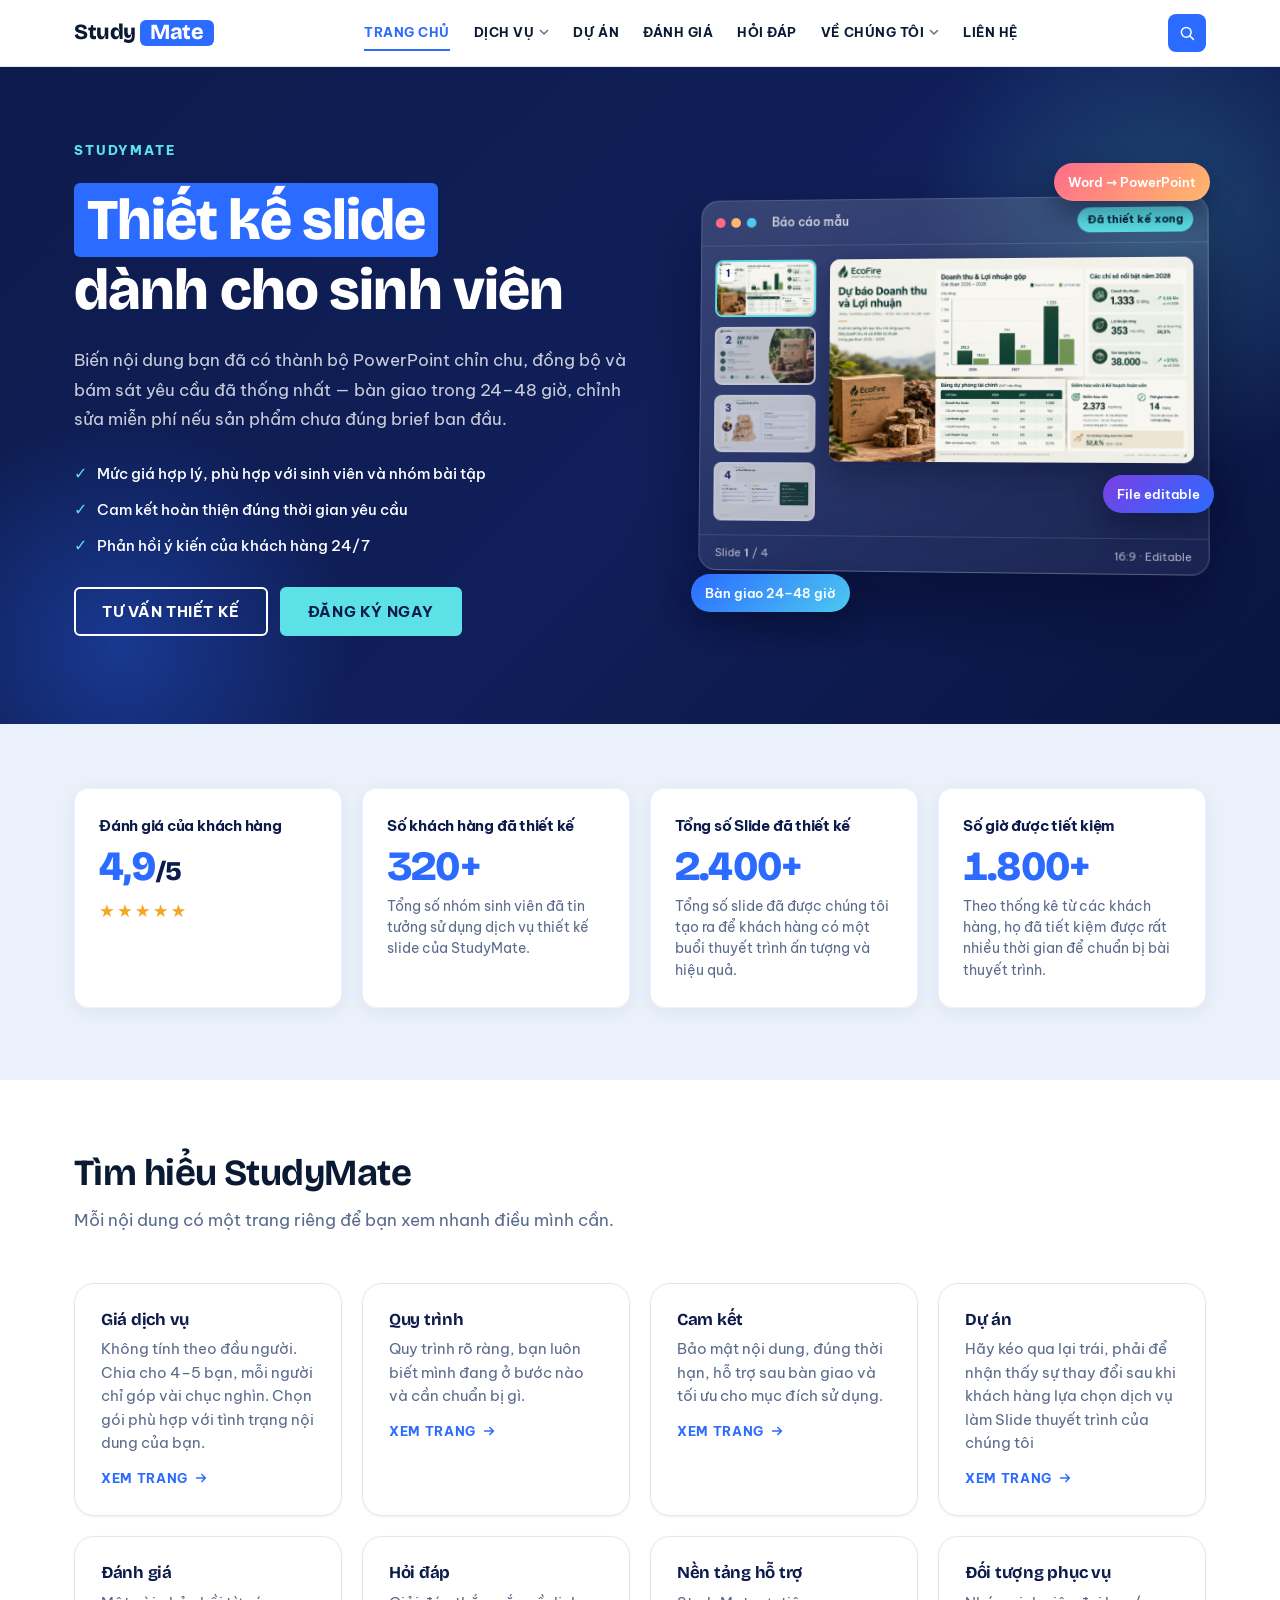
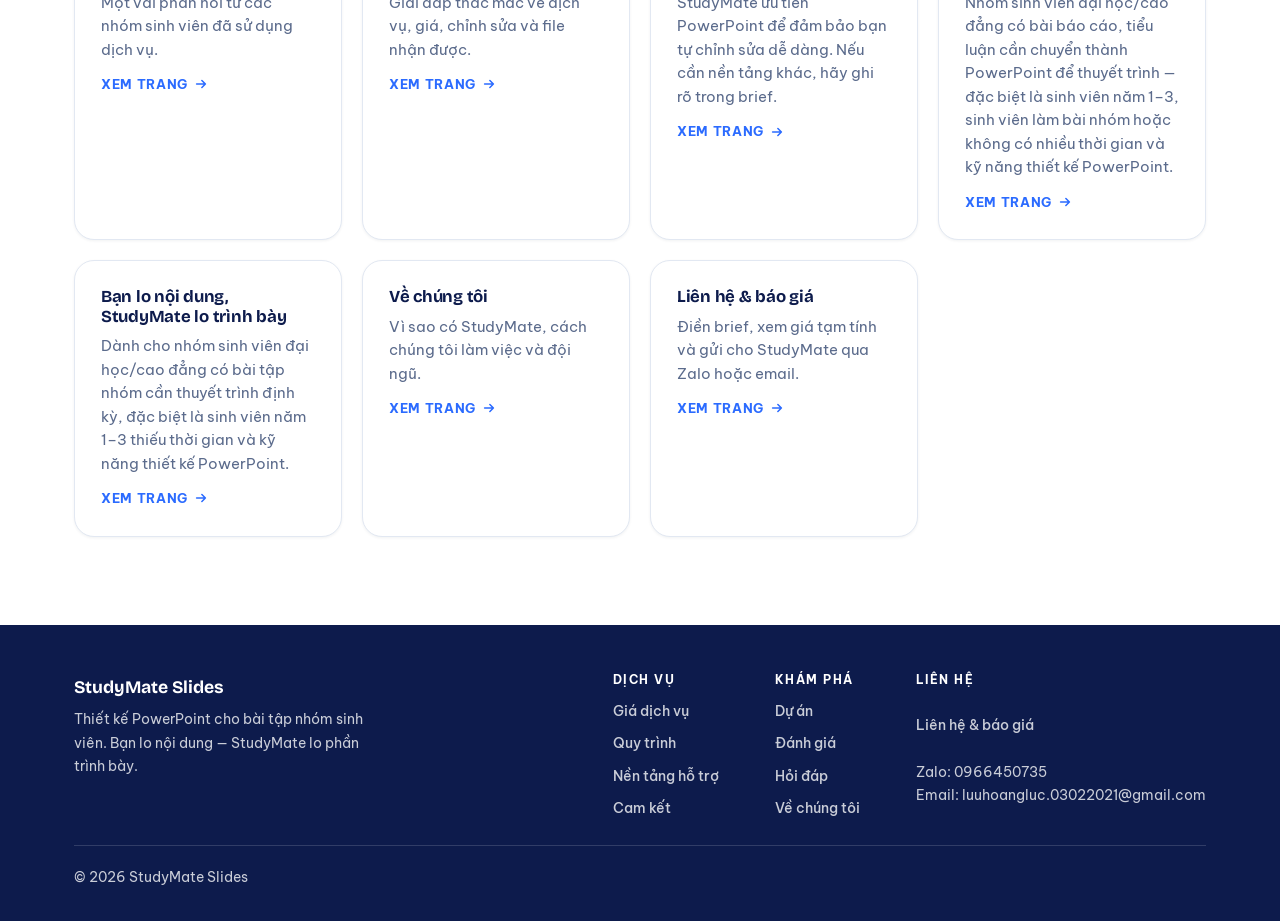
<file: index.html>
<!DOCTYPE html>
<html lang="vi">
<head>
  <meta charset="utf-8">
  <meta name="viewport" content="width=device-width, initial-scale=1">
  <title>StudyMate Slides — Thiết kế slide dành cho sinh viên</title>
  <meta name="description" content="StudyMate Slides — Biến nội dung bạn đã có thành bộ PowerPoint chỉn chu, đồng bộ và bám sát yêu cầu đã thống nhất. Bàn giao trong 24–48 giờ, chỉnh sửa miễn phí nếu sản phẩm chưa đúng brief ban đầu.">
  <link rel="preconnect" href="https://fonts.googleapis.com">
  <link rel="preconnect" href="https://fonts.gstatic.com" crossorigin>
  <link rel="stylesheet" href="https://fonts.googleapis.com/css2?family=Be+Vietnam+Pro:wght@400;500;600;700;800&family=Bricolage+Grotesque:wght@600;700;800&display=swap">
  <link rel="stylesheet" href="css/site.css">
  <link rel="icon" href="data:image/svg+xml,%3Csvg xmlns=%27http://www.w3.org/2000/svg%27 viewBox=%270 0 24 24%27%3E%3Crect width=%2724%27 height=%2724%27 rx=%275%27 fill=%27%232B6BFF%27/%3E%3Cpath d=%27M7 8h10M7 12h10M7 16h6%27 stroke=%27white%27 stroke-width=%272%27 stroke-linecap=%27round%27/%3E%3C/svg%3E">
</head>
<body data-root="" data-page="home">

  <!-- Header: render bởi js/main.js (menu cấu hình trong js/config.js) -->
  <div id="site-header"></div>

  <main>
    <div class="hero-wrap">
    <div class="wrap hero">
    <div class="hero-grid">
    <div class="hero-copy">
    <span class="eyebrow">STUDYMATE</span>
    <h1><span class="hl">Thiết kế slide</span><br/>dành cho sinh viên</h1>
    <p class="lead">Biến nội dung bạn đã có thành bộ PowerPoint chỉn chu, đồng bộ và bám sát yêu cầu đã thống nhất — bàn giao trong 24–48 giờ, chỉnh sửa miễn phí nếu sản phẩm chưa đúng brief ban đầu.</p>
    <ul class="facts">
    <li>Mức giá hợp lý, phù hợp với sinh viên và nhóm bài tập</li>
    <li>Cam kết hoàn thiện đúng thời gian yêu cầu</li>
    <li>Phản hồi ý kiến của khách hàng 24/7</li>
    </ul>
    <div class="cta-row">
    <a class="btn ghost-light lg" href="gia/index.html">Tư vấn thiết kế</a>
    <a class="btn cyan lg" href="lien-he/index.html">Đăng ký ngay</a>
    </div>
    </div>
    <div aria-hidden="true" class="hero-visual">
   <div class="pw-stage">
  <div class="pw-window">
    <div class="pw-bar">
      <i></i><i></i><i></i>
      <span class="pw-file">Báo cáo mẫu</span>
      <span class="pw-badge">Đã thiết kế xong</span>
    </div>

    <div class="pw-body">
      <div class="pw-thumbs">
        <div class="pw-thumb is-active"><span>1</span><img src="imgdu-an/anhppt1.png" alt=""></div>
        <div class="pw-thumb"><span>2</span><img src="imgdu-an/anhppt2.png" alt=""></div>
        <div class="pw-thumb"><span>3</span><img src="imgdu-an/anhpp3.png" alt=""></div>
        <div class="pw-thumb"><span>4</span><img src="imgdu-an/anhppt4.png" alt=""></div>
      </div>

      <div class="pw-main">
        <img class="pw-slide is-active" src="imgdu-an/anhppt1.png" alt="">
        <img class="pw-slide" src="imgdu-an/anhppt2.png" alt="">
        <img class="pw-slide" src="imgdu-an/anhpp3.png" alt="">
        <img class="pw-slide" src="imgdu-an/anhppt4.png" alt="">
      </div>
    </div>

    <div class="pw-status">
      <span>Slide <b class="pw-num">1</b> / 4</span>
      <span>16:9 · Editable</span>
    </div>
  </div>

  <div class="pw-chip pw-chip-1">Word → PowerPoint</div>
  <div class="pw-chip pw-chip-2">Bàn giao 24–48 giờ</div>
  <div class="pw-chip pw-chip-3">File editable</div>
</div>
    </div>
    </div>
    </div>
    </div>

    <div class="stats-wrap">
    <div class="wrap">
    <div class="stats">
    <div class="stat">
    <h3>Đánh giá của khách hàng</h3>
    <span class="num">4,9<span>/5</span></span>
    <span class="stars">★★★★★</span>
    </div>
    <div class="stat">
    <h3>Số khách hàng đã thiết kế</h3>
    <span class="num" data-count="320" data-suffix="+">0</span>
    <p>Tổng số nhóm sinh viên đã tin tưởng sử dụng dịch vụ thiết kế slide của StudyMate.</p>
    </div>
    <div class="stat">
    <h3>Tổng số Slide đã thiết kế</h3>
    <span class="num" data-count="2400" data-suffix="+">0</span>
    <p>Tổng số slide đã được chúng tôi tạo ra để khách hàng có một buổi thuyết trình ấn tượng và hiệu quả.</p>
    </div>
    <div class="stat">
    <h3>Số giờ được tiết kiệm</h3>
    <span class="num" data-count="1800" data-suffix="+">0</span>
    <p>Theo thống kê từ các khách hàng, họ đã tiết kiệm được rất nhiều thời gian để chuẩn bị bài thuyết trình.</p>
    </div>
    </div>
    </div>
    </div>

    <section class="explore-wrap">
      <div class="wrap">
        <div class="sec-head">
          <h2>Tìm hiểu StudyMate</h2>
          <p>Mỗi nội dung có một trang riêng để bạn xem nhanh điều mình cần.</p>
        </div>
        <div class="explore">
          <a class="ex-card" href="gia/index.html">
            <h3>Giá dịch vụ</h3>
            <p>Không tính theo đầu người. Chia cho 4–5 bạn, mỗi người chỉ góp vài chục nghìn. Chọn gói phù hợp với tình trạng nội dung của bạn.</p>
            <span class="go">Xem trang <svg viewBox="0 0 16 16" aria-hidden="true"><path d="M3 8h10M9 4l4 4-4 4" fill="none" stroke="currentColor" stroke-width="1.8" stroke-linecap="round" stroke-linejoin="round"/></svg></span>
          </a>
          <a class="ex-card" href="quy-trinh/index.html">
            <h3>Quy trình</h3>
            <p>Quy trình rõ ràng, bạn luôn biết mình đang ở bước nào và cần chuẩn bị gì.</p>
            <span class="go">Xem trang <svg viewBox="0 0 16 16" aria-hidden="true"><path d="M3 8h10M9 4l4 4-4 4" fill="none" stroke="currentColor" stroke-width="1.8" stroke-linecap="round" stroke-linejoin="round"/></svg></span>
          </a>
          <a class="ex-card" href="cam-ket/index.html">
            <h3>Cam kết</h3>
            <p>Bảo mật nội dung, đúng thời hạn, hỗ trợ sau bàn giao và tối ưu cho mục đích sử dụng.</p>
            <span class="go">Xem trang <svg viewBox="0 0 16 16" aria-hidden="true"><path d="M3 8h10M9 4l4 4-4 4" fill="none" stroke="currentColor" stroke-width="1.8" stroke-linecap="round" stroke-linejoin="round"/></svg></span>
          </a>
          <a class="ex-card" href="du-an/index.html">
            <h3>Dự án</h3>
            <p>Hãy kéo qua lại trái, phải để nhận thấy sự thay đổi sau khi khách hàng lựa chọn dịch vụ làm Slide thuyết trình của chúng tôi</p>
            <span class="go">Xem trang <svg viewBox="0 0 16 16" aria-hidden="true"><path d="M3 8h10M9 4l4 4-4 4" fill="none" stroke="currentColor" stroke-width="1.8" stroke-linecap="round" stroke-linejoin="round"/></svg></span>
          </a>
          <a class="ex-card" href="danh-gia/index.html">
            <h3>Đánh giá</h3>
            <p>Một vài phản hồi từ các nhóm sinh viên đã sử dụng dịch vụ.</p>
            <span class="go">Xem trang <svg viewBox="0 0 16 16" aria-hidden="true"><path d="M3 8h10M9 4l4 4-4 4" fill="none" stroke="currentColor" stroke-width="1.8" stroke-linecap="round" stroke-linejoin="round"/></svg></span>
          </a>
          <a class="ex-card" href="faq/index.html">
            <h3>Hỏi đáp</h3>
            <p>Giải đáp thắc mắc về dịch vụ, giá, chỉnh sửa và file nhận được.</p>
            <span class="go">Xem trang <svg viewBox="0 0 16 16" aria-hidden="true"><path d="M3 8h10M9 4l4 4-4 4" fill="none" stroke="currentColor" stroke-width="1.8" stroke-linecap="round" stroke-linejoin="round"/></svg></span>
          </a>
          <a class="ex-card" href="nen-tang/index.html">
            <h3>Nền tảng hỗ trợ</h3>
            <p>StudyMate ưu tiên PowerPoint để đảm bảo bạn tự chỉnh sửa dễ dàng. Nếu cần nền tảng khác, hãy ghi rõ trong brief.</p>
            <span class="go">Xem trang <svg viewBox="0 0 16 16" aria-hidden="true"><path d="M3 8h10M9 4l4 4-4 4" fill="none" stroke="currentColor" stroke-width="1.8" stroke-linecap="round" stroke-linejoin="round"/></svg></span>
          </a>
          <a class="ex-card" href="doi-tuong/index.html">
            <h3>Đối tượng phục vụ</h3>
            <p>Nhóm sinh viên đại học/cao đẳng có bài báo cáo, tiểu luận cần chuyển thành PowerPoint để thuyết trình — đặc biệt là sinh viên năm 1–3, sinh viên làm bài nhóm hoặc không có nhiều thời gian và kỹ năng thiết kế PowerPoint.</p>
            <span class="go">Xem trang <svg viewBox="0 0 16 16" aria-hidden="true"><path d="M3 8h10M9 4l4 4-4 4" fill="none" stroke="currentColor" stroke-width="1.8" stroke-linecap="round" stroke-linejoin="round"/></svg></span>
          </a>
          <a class="ex-card" href="van-de/index.html">
            <h3>Bạn lo nội dung, StudyMate lo trình bày</h3>
            <p>Dành cho nhóm sinh viên đại học/cao đẳng có bài tập nhóm cần thuyết trình định kỳ, đặc biệt là sinh viên năm 1–3 thiếu thời gian và kỹ năng thiết kế PowerPoint.</p>
            <span class="go">Xem trang <svg viewBox="0 0 16 16" aria-hidden="true"><path d="M3 8h10M9 4l4 4-4 4" fill="none" stroke="currentColor" stroke-width="1.8" stroke-linecap="round" stroke-linejoin="round"/></svg></span>
          </a>
          <a class="ex-card" href="ve-chung-toi/index.html">
            <h3>Về chúng tôi</h3>
            <p>Vì sao có StudyMate, cách chúng tôi làm việc và đội ngũ.</p>
            <span class="go">Xem trang <svg viewBox="0 0 16 16" aria-hidden="true"><path d="M3 8h10M9 4l4 4-4 4" fill="none" stroke="currentColor" stroke-width="1.8" stroke-linecap="round" stroke-linejoin="round"/></svg></span>
          </a>
          <a class="ex-card" href="lien-he/index.html">
            <h3>Liên hệ &amp; báo giá</h3>
            <p>Điền brief, xem giá tạm tính và gửi cho StudyMate qua Zalo hoặc email.</p>
            <span class="go">Xem trang <svg viewBox="0 0 16 16" aria-hidden="true"><path d="M3 8h10M9 4l4 4-4 4" fill="none" stroke="currentColor" stroke-width="1.8" stroke-linecap="round" stroke-linejoin="round"/></svg></span>
          </a>
        </div>
      </div>
    </section>
  </main>

  <!-- Footer: render bởi js/main.js -->
  <div id="site-footer"></div>

  <script src="js/icons.js"></script>
  <script src="js/config.js"></script>
  <script src="js/main.js"></script>
  <script>
(function () {
  var stage = document.querySelector('.pw-stage');
  if (!stage) return;

  var slides = [].slice.call(stage.querySelectorAll('.pw-slide'));
  var thumbs = [].slice.call(stage.querySelectorAll('.pw-thumb'));
  var num = stage.querySelector('.pw-num');
  var cur = 0, timer = null, paused = false;

  function show(i) {
    cur = (i + slides.length) % slides.length;
    slides.forEach(function (s, k) { s.classList.toggle('is-active', k === cur); });
    thumbs.forEach(function (t, k) { t.classList.toggle('is-active', k === cur); });
    if (num) num.textContent = cur + 1;
  }

  function stop() { if (timer) { clearInterval(timer); timer = null; } }

  function start() {
    stop();
    if (window.matchMedia('(prefers-reduced-motion: reduce)').matches) return;
    timer = setInterval(function () { if (!paused) show(cur + 1); }, 4000);
  }

  thumbs.forEach(function (t, k) {
    t.addEventListener('click', function () { show(k); start(); });
  });
  stage.addEventListener('mouseenter', function () { paused = true; });
  stage.addEventListener('mouseleave', function () { paused = false; });

  show(0);
  start();
})();
</script>
</body>
</html>
</file>
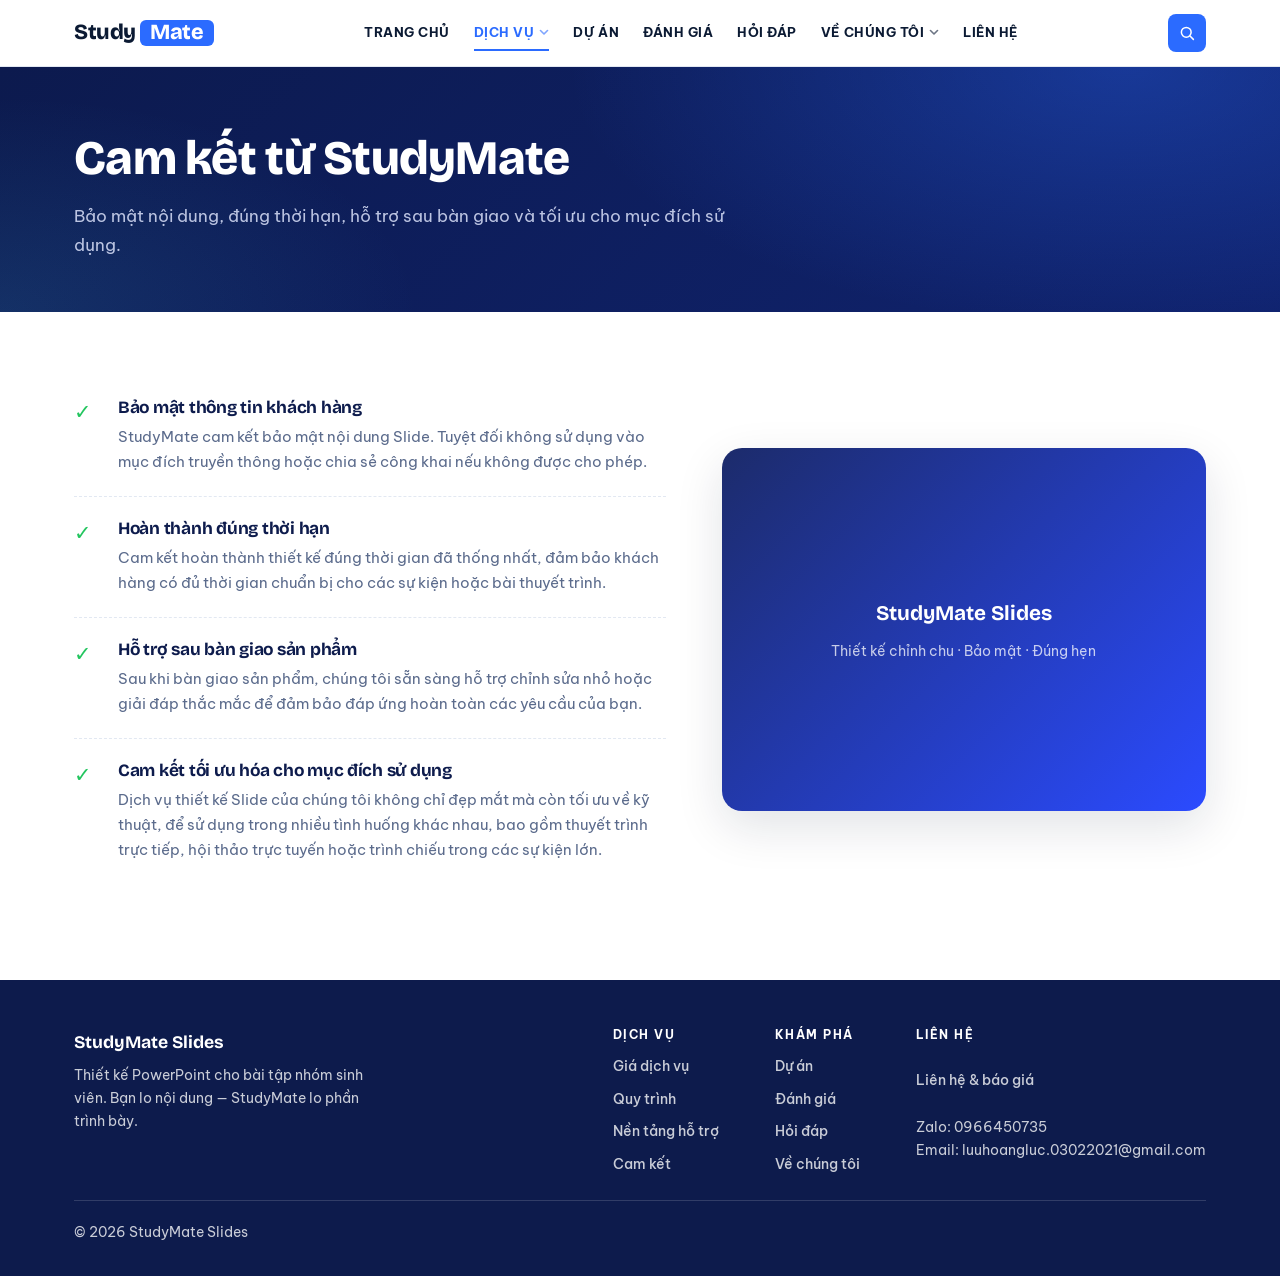
<file: cam-ket/index.html>
<!DOCTYPE html>
<html lang="vi">
<head>
  <meta charset="utf-8">
  <meta name="viewport" content="width=device-width, initial-scale=1">
  <title>Cam kết từ StudyMate – StudyMate Slides</title>
  <meta name="description" content="Bảo mật nội dung, đúng thời hạn, hỗ trợ sau bàn giao và tối ưu cho mục đích sử dụng.">
  <link rel="preconnect" href="https://fonts.googleapis.com">
  <link rel="preconnect" href="https://fonts.gstatic.com" crossorigin>
  <link rel="stylesheet" href="https://fonts.googleapis.com/css2?family=Be+Vietnam+Pro:wght@400;500;600;700;800&family=Bricolage+Grotesque:wght@600;700;800&display=swap">
  <link rel="stylesheet" href="../css/site.css">
  <link rel="icon" href="data:image/svg+xml,%3Csvg xmlns=%27http://www.w3.org/2000/svg%27 viewBox=%270 0 24 24%27%3E%3Crect width=%2724%27 height=%2724%27 rx=%275%27 fill=%27%232B6BFF%27/%3E%3Cpath d=%27M7 8h10M7 12h10M7 16h6%27 stroke=%27white%27 stroke-width=%272%27 stroke-linecap=%27round%27/%3E%3C/svg%3E">
</head>
<body data-root="../" data-page="cam-ket">

  <!-- Header: render bởi js/main.js (menu cấu hình trong js/config.js) -->
  <div id="site-header"></div>

  <main>
    <section class="mini-hero">
      <div class="container">
        <h1>Cam kết từ StudyMate</h1>
        <p>Bảo mật nội dung, đúng thời hạn, hỗ trợ sau bàn giao và tối ưu cho mục đích sử dụng.</p>
      </div>
    </section>

    <section class="page-body">
      <div class="container">
        <div class="commit-grid">
        <div class="commit-list">
        <div class="commit-item">
        <span class="check">✓</span>
        <div>
        <h3>Bảo mật thông tin khách hàng</h3>
        <p>StudyMate cam kết bảo mật nội dung Slide. Tuyệt đối không sử dụng vào mục đích truyền thông hoặc chia sẻ công khai nếu không được cho phép.</p>
        </div>
        </div>
        <div class="commit-item">
        <span class="check">✓</span>
        <div>
        <h3>Hoàn thành đúng thời hạn</h3>
        <p>Cam kết hoàn thành thiết kế đúng thời gian đã thống nhất, đảm bảo khách hàng có đủ thời gian chuẩn bị cho các sự kiện hoặc bài thuyết trình.</p>
        </div>
        </div>
        <div class="commit-item">
        <span class="check">✓</span>
        <div>
        <h3>Hỗ trợ sau bàn giao sản phẩm</h3>
        <p>Sau khi bàn giao sản phẩm, chúng tôi sẵn sàng hỗ trợ chỉnh sửa nhỏ hoặc giải đáp thắc mắc để đảm bảo đáp ứng hoàn toàn các yêu cầu của bạn.</p>
        </div>
        </div>
        <div class="commit-item">
        <span class="check">✓</span>
        <div>
        <h3>Cam kết tối ưu hóa cho mục đích sử dụng</h3>
        <p>Dịch vụ thiết kế Slide của chúng tôi không chỉ đẹp mắt mà còn tối ưu về kỹ thuật, để sử dụng trong nhiều tình huống khác nhau, bao gồm thuyết trình trực tiếp, hội thảo trực tuyến hoặc trình chiếu trong các sự kiện lớn.</p>
        </div>
        </div>
        </div>
        <div aria-hidden="true" class="commit-visual">
        <div class="cv-inner">
        <strong>StudyMate Slides</strong>
        <span>Thiết kế chỉnh chu · Bảo mật · Đúng hẹn</span>
        </div>
        </div>
        </div>
      </div>
    </section>
  </main>

  <!-- Footer: render bởi js/main.js -->
  <div id="site-footer"></div>

  <script src="../js/icons.js"></script>
  <script src="../js/config.js"></script>
  <script src="../js/main.js"></script>
</body>
</html>
</file>
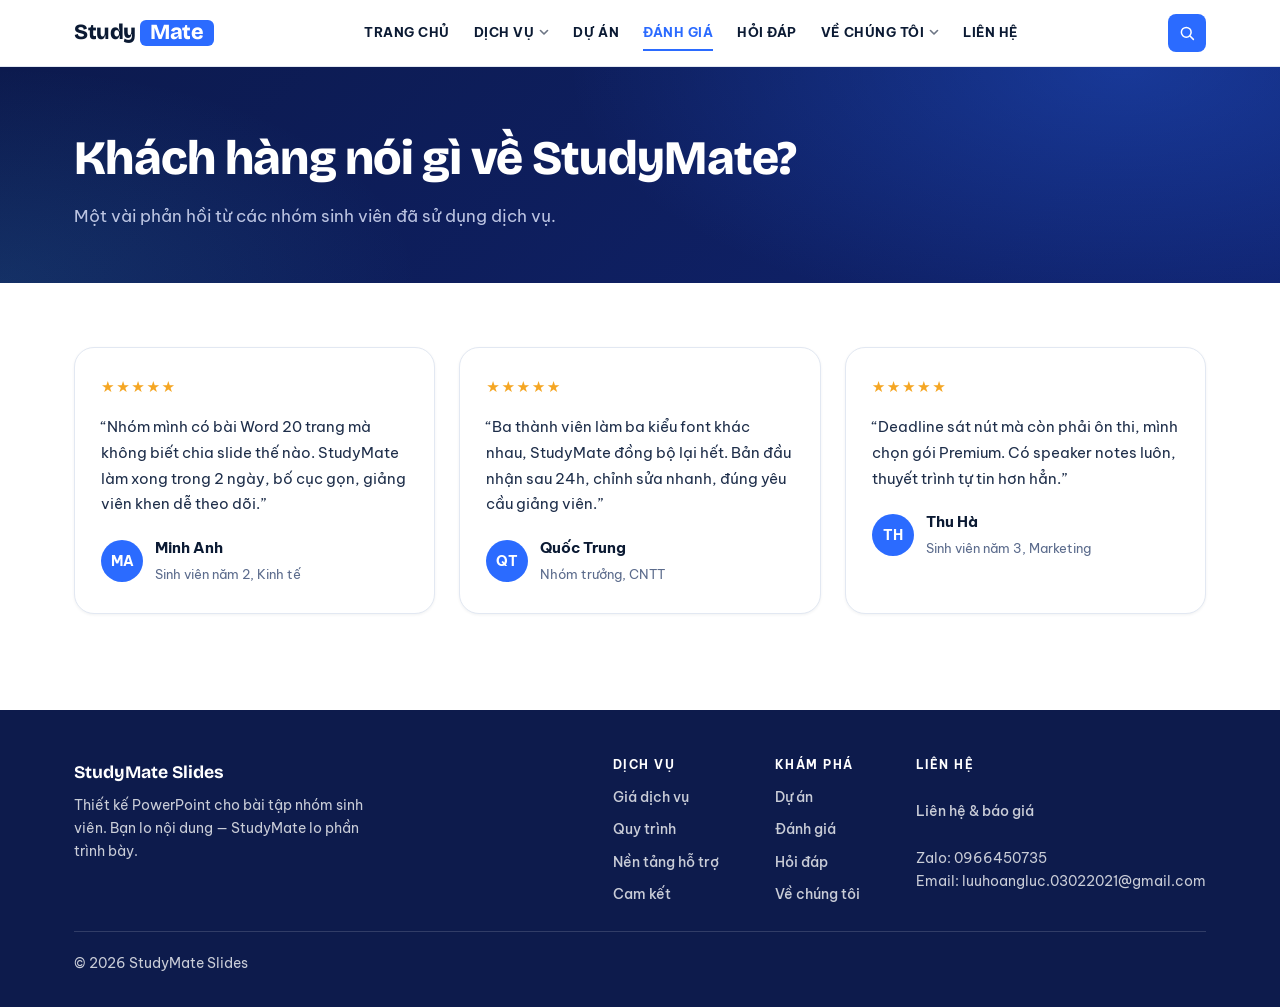
<file: danh-gia/index.html>
<!DOCTYPE html>
<html lang="vi">
<head>
  <meta charset="utf-8">
  <meta name="viewport" content="width=device-width, initial-scale=1">
  <title>Khách hàng nói gì về StudyMate? – StudyMate Slides</title>
  <meta name="description" content="Một vài phản hồi từ các nhóm sinh viên đã sử dụng dịch vụ.">
  <link rel="preconnect" href="https://fonts.googleapis.com">
  <link rel="preconnect" href="https://fonts.gstatic.com" crossorigin>
  <link rel="stylesheet" href="https://fonts.googleapis.com/css2?family=Be+Vietnam+Pro:wght@400;500;600;700;800&family=Bricolage+Grotesque:wght@600;700;800&display=swap">
  <link rel="stylesheet" href="../css/site.css">
  <link rel="icon" href="data:image/svg+xml,%3Csvg xmlns=%27http://www.w3.org/2000/svg%27 viewBox=%270 0 24 24%27%3E%3Crect width=%2724%27 height=%2724%27 rx=%275%27 fill=%27%232B6BFF%27/%3E%3Cpath d=%27M7 8h10M7 12h10M7 16h6%27 stroke=%27white%27 stroke-width=%272%27 stroke-linecap=%27round%27/%3E%3C/svg%3E">
</head>
<body data-root="../" data-page="danh-gia">

  <!-- Header: render bởi js/main.js (menu cấu hình trong js/config.js) -->
  <div id="site-header"></div>

  <main>
    <section class="mini-hero">
      <div class="container">
        <h1>Khách hàng nói gì về StudyMate?</h1>
        <p>Một vài phản hồi từ các nhóm sinh viên đã sử dụng dịch vụ.</p>
      </div>
    </section>

    <section class="page-body">
      <div class="container">
        <div class="tsts">
        <article class="tst">
        <span class="stars">★★★★★</span>
        <p>“Nhóm mình có bài Word 20 trang mà không biết chia slide thế nào. StudyMate làm xong trong 2 ngày, bố cục gọn, giảng viên khen dễ theo dõi.”</p>
        <div class="who">
        <div class="av">MA</div>
        <div><b>Minh Anh</b><span>Sinh viên năm 2, Kinh tế</span></div>
        </div>
        </article>
        <article class="tst">
        <span class="stars">★★★★★</span>
        <p>“Ba thành viên làm ba kiểu font khác nhau, StudyMate đồng bộ lại hết. Bản đầu nhận sau 24h, chỉnh sửa nhanh, đúng yêu cầu giảng viên.”</p>
        <div class="who">
        <div class="av">QT</div>
        <div><b>Quốc Trung</b><span>Nhóm trưởng, CNTT</span></div>
        </div>
        </article>
        <article class="tst">
        <span class="stars">★★★★★</span>
        <p>“Deadline sát nút mà còn phải ôn thi, mình chọn gói Premium. Có speaker notes luôn, thuyết trình tự tin hơn hẳn.”</p>
        <div class="who">
        <div class="av">TH</div>
        <div><b>Thu Hà</b><span>Sinh viên năm 3, Marketing</span></div>
        </div>
        </article>
        </div>
      </div>
    </section>
  </main>

  <!-- Footer: render bởi js/main.js -->
  <div id="site-footer"></div>

  <script src="../js/icons.js"></script>
  <script src="../js/config.js"></script>
  <script src="../js/main.js"></script>
</body>
</html>
</file>
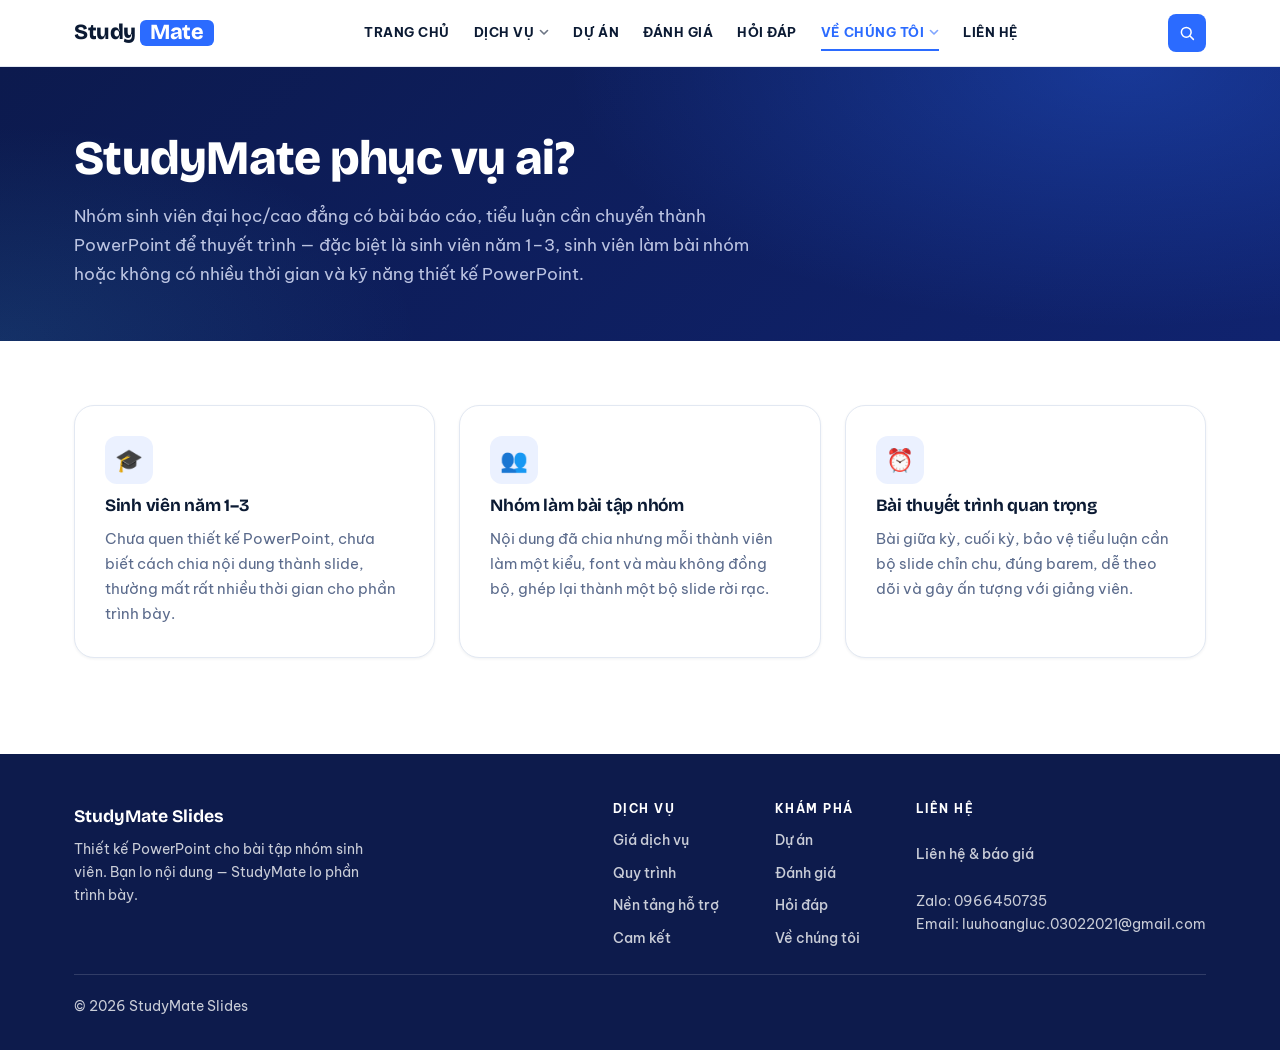
<file: doi-tuong/index.html>
<!DOCTYPE html>
<html lang="vi">
<head>
  <meta charset="utf-8">
  <meta name="viewport" content="width=device-width, initial-scale=1">
  <title>StudyMate phục vụ ai? – StudyMate Slides</title>
  <meta name="description" content="Nhóm sinh viên đại học/cao đẳng có bài báo cáo, tiểu luận cần chuyển thành PowerPoint để thuyết trình — đặc biệt là sinh viên năm 1–3, sinh viên làm bài nhóm hoặc không có nhiều thời gian và kỹ năng thiết kế PowerPoint.">
  <link rel="preconnect" href="https://fonts.googleapis.com">
  <link rel="preconnect" href="https://fonts.gstatic.com" crossorigin>
  <link rel="stylesheet" href="https://fonts.googleapis.com/css2?family=Be+Vietnam+Pro:wght@400;500;600;700;800&family=Bricolage+Grotesque:wght@600;700;800&display=swap">
  <link rel="stylesheet" href="../css/site.css">
  <link rel="icon" href="data:image/svg+xml,%3Csvg xmlns=%27http://www.w3.org/2000/svg%27 viewBox=%270 0 24 24%27%3E%3Crect width=%2724%27 height=%2724%27 rx=%275%27 fill=%27%232B6BFF%27/%3E%3Cpath d=%27M7 8h10M7 12h10M7 16h6%27 stroke=%27white%27 stroke-width=%272%27 stroke-linecap=%27round%27/%3E%3C/svg%3E">
</head>
<body data-root="../" data-page="doi-tuong">

  <!-- Header: render bởi js/main.js (menu cấu hình trong js/config.js) -->
  <div id="site-header"></div>

  <main>
    <section class="mini-hero">
      <div class="container">
        <h1>StudyMate phục vụ ai?</h1>
        <p>Nhóm sinh viên đại học/cao đẳng có bài báo cáo, tiểu luận cần chuyển thành PowerPoint để thuyết trình — đặc biệt là sinh viên năm 1–3, sinh viên làm bài nhóm hoặc không có nhiều thời gian và kỹ năng thiết kế PowerPoint.</p>
      </div>
    </section>

    <section class="page-body">
      <div class="container">
        <div class="audience">
        <article class="aud">
        <div class="ico">🎓</div>
        <h3>Sinh viên năm 1–3</h3>
        <p>Chưa quen thiết kế PowerPoint, chưa biết cách chia nội dung thành slide, thường mất rất nhiều thời gian cho phần trình bày.</p>
        </article>
        <article class="aud">
        <div class="ico">👥</div>
        <h3>Nhóm làm bài tập nhóm</h3>
        <p>Nội dung đã chia nhưng mỗi thành viên làm một kiểu, font và màu không đồng bộ, ghép lại thành một bộ slide rời rạc.</p>
        </article>
        <article class="aud">
        <div class="ico">⏰</div>
        <h3>Bài thuyết trình quan trọng</h3>
        <p>Bài giữa kỳ, cuối kỳ, bảo vệ tiểu luận cần bộ slide chỉn chu, đúng barem, dễ theo dõi và gây ấn tượng với giảng viên.</p>
        </article>
        </div>
      </div>
    </section>
  </main>

  <!-- Footer: render bởi js/main.js -->
  <div id="site-footer"></div>

  <script src="../js/icons.js"></script>
  <script src="../js/config.js"></script>
  <script src="../js/main.js"></script>
</body>
</html>
</file>
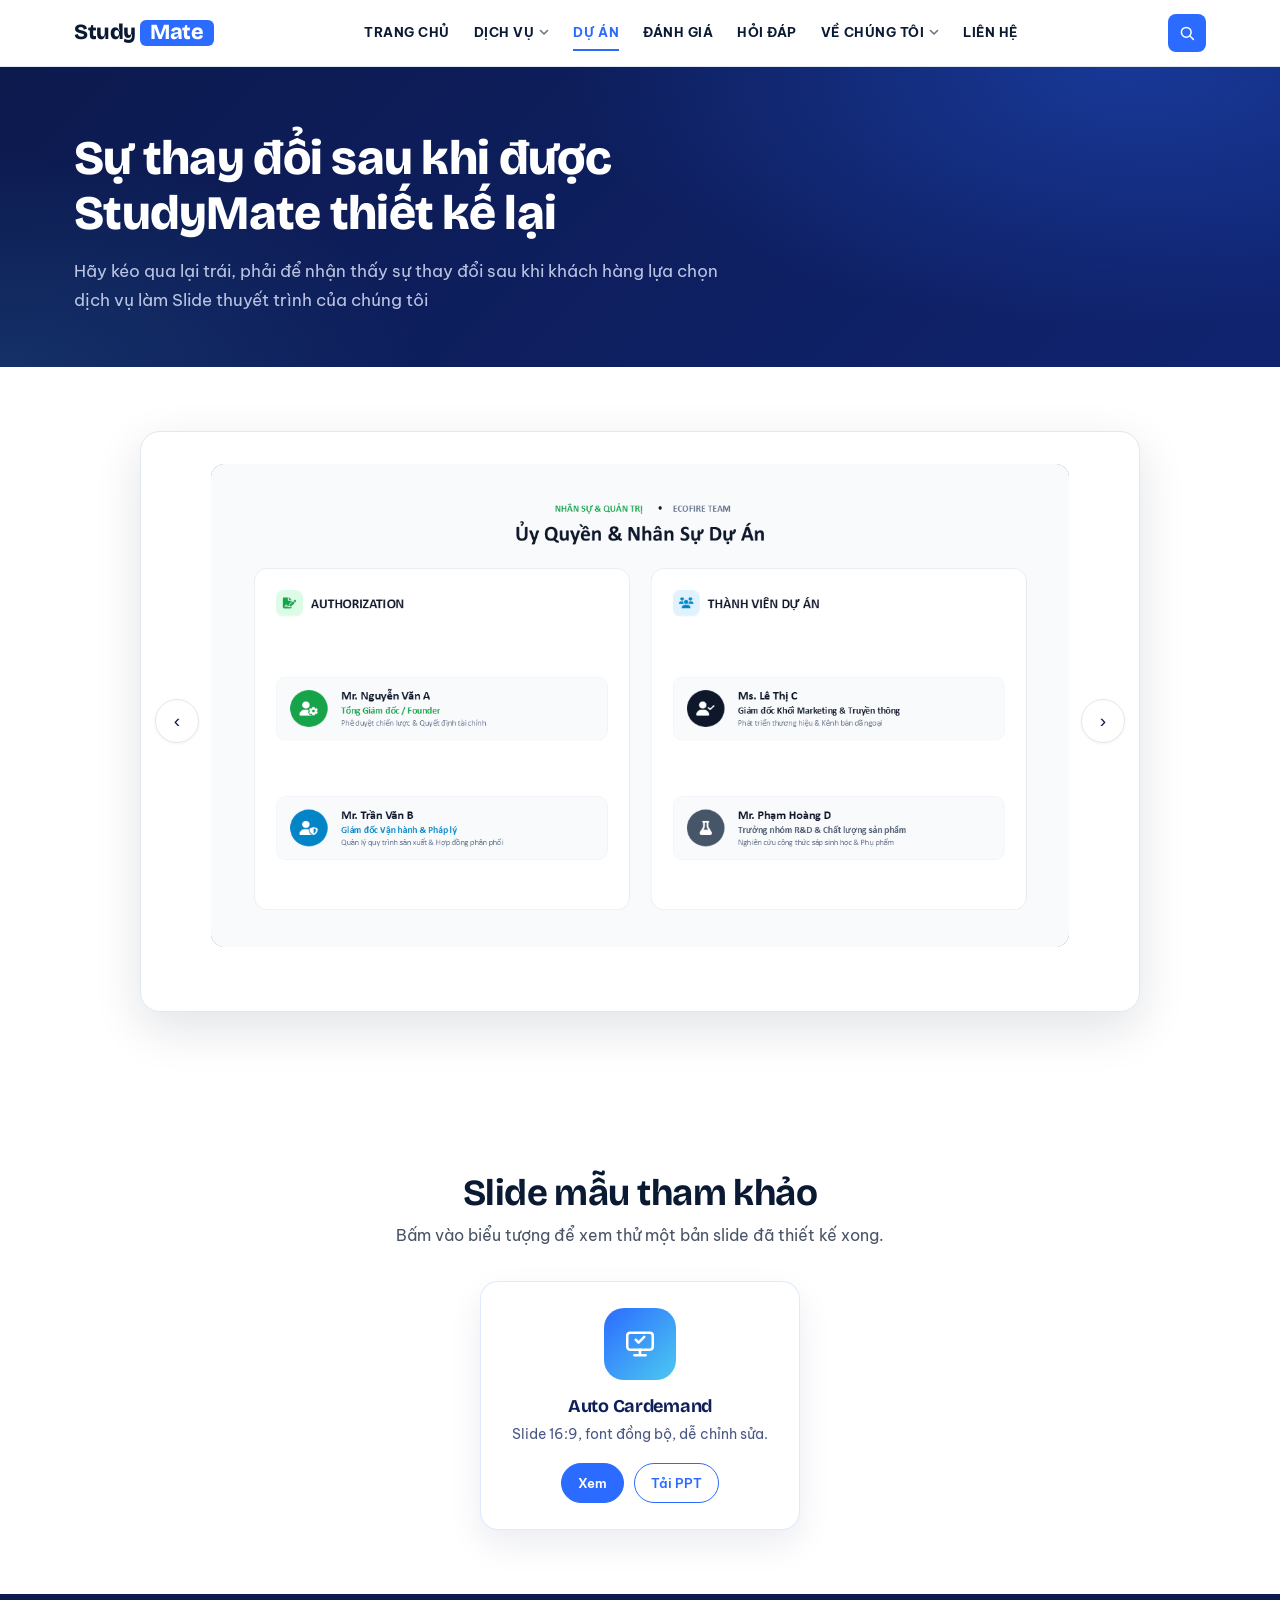
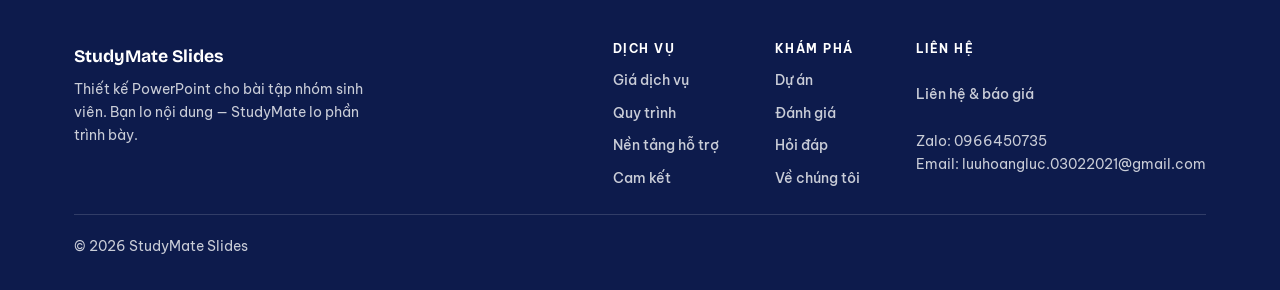
<file: du-an/index.html>
<!DOCTYPE html>
<html lang="vi">
<head>
  <meta charset="utf-8">
  <meta name="viewport" content="width=device-width, initial-scale=1">
  <title>Sự thay đổi sau khi được StudyMate thiết kế lại – StudyMate Slides</title>
  <meta name="description" content="Hãy kéo qua lại trái, phải để nhận thấy sự thay đổi sau khi khách hàng lựa chọn dịch vụ làm Slide thuyết trình của chúng tôi">
  <link rel="preconnect" href="https://fonts.googleapis.com">
  <link rel="preconnect" href="https://fonts.gstatic.com" crossorigin>
  <link rel="stylesheet" href="https://fonts.googleapis.com/css2?family=Be+Vietnam+Pro:wght@400;500;600;700;800&family=Bricolage+Grotesque:wght@600;700;800&display=swap">
  <link rel="stylesheet" href="../css/site.css">
  <link rel="icon" href="data:image/svg+xml,%3Csvg xmlns=%27http://www.w3.org/2000/svg%27 viewBox=%270 0 24 24%27%3E%3Crect width=%2724%27 height=%2724%27 rx=%275%27 fill=%27%232B6BFF%27/%3E%3Cpath d=%27M7 8h10M7 12h10M7 16h6%27 stroke=%27white%27 stroke-width=%272%27 stroke-linecap=%27round%27/%3E%3C/svg%3E">
</head>
<body data-root="../" data-page="du-an">

  <!-- Header: render bởi js/main.js (menu cấu hình trong js/config.js) -->
  <div id="site-header"></div>

  <main>
    <section class="mini-hero">
      <div class="container">
        <h1>Sự thay đổi sau khi được StudyMate thiết kế lại</h1>
        <p>Hãy kéo qua lại trái, phải để nhận thấy sự thay đổi sau khi khách hàng lựa chọn dịch vụ làm Slide thuyết trình của chúng tôi</p>
      </div>
    </section>

    <section class="page-body">
      <div class="container">
        <div class="slider" id="slider">
        <button aria-label="Ảnh trước" class="slider-btn prev" id="prevBtn">‹</button>
        <button aria-label="Ảnh sau" class="slider-btn next" id="nextBtn">›</button>
        <div class="slider-track" id="track">
        <!-- Slide 1 -->
       <div class="slide-item active">
  <div class="cmp cmp-single">
    <div class="cmp-col">
      <img class="cmp-img" src="../imgdu-an/slide1-sau.png" alt="Ủy quyền và nhân sự dự án Ecofire" draggable="false" loading="lazy">
    </div>
  </div>
</div>
        <!-- Slide 2 -->
       <div class="slide-item">
  <div class="cmp">
    <div class="cmp-col">
      <span class="cmp-badge">Trước</span>
      <img class="cmp-img" src="../imgdu-an/slide2-truoc.png.png" alt="Bảng số liệu thô trước khi thiết kế" draggable="false" loading="lazy">
    </div>
    <div class="cmp-col">
      <span class="cmp-badge">Sau</span>
      <img class="cmp-img" src="../imgdu-an/anhthayth1.png" alt="Slide biểu đồ sau khi thiết kế" draggable="false" loading="lazy">
    </div>
  </div>
</div>
        <!-- Slide 3 -->
       <div class="slide-item">
  <div class="cmp">
  <div class="cmp-col">
    <span class="cmp-badge">Trước</span>
    <img class="cmp-img" src="../imgdu-an/slide3-truoc.jpg.png" alt="Nội dung thô trước khi thiết kế" draggable="false" loading="lazy">
  </div>
  <div class="cmp-col">
    <span class="cmp-badge">Sau</span>
    <img class="cmp-img" src="../imgdu-an/slide3-sau.jpg.png" alt="Slide hoàn chỉnh sau khi thiết kế" draggable="false" loading="lazy">
  </div>
</div>
</div>
    </section>
    <section class="sample-section" id="slide-mau">
  <div class="container">
    <h2 class="sample-title">Slide mẫu tham khảo</h2>
    <p class="sample-sub">Bấm vào biểu tượng để xem thử một bản slide đã thiết kế xong.</p>

    <div class="sample-grid is-single">
      <article class="sample-card">
        <a class="sample-icon" href="../slide-mau/auto-cardemand.pdf" target="_blank" rel="noopener" aria-label="Xem slide mẫu Auto Cardemand">
          <svg viewBox="0 0 24 24" width="34" height="34" fill="none" stroke="currentColor" stroke-width="1.8" stroke-linecap="round" stroke-linejoin="round" aria-hidden="true">
            <rect x="3" y="4" width="18" height="12" rx="2"/><path d="M8 20h8M12 16v4M9 9l2 2 4-4"/>
          </svg>
        </a>
        <h3>Auto Cardemand</h3>
        <p>Slide 16:9, font đồng bộ, dễ chỉnh sửa.</p>
        <div class="sample-actions">
          <a href="../slide-mau/auto-cardemand.pdf" target="_blank" rel="noopener">Xem</a>
          <a href="../slide-mau/auto-cardemand.pptx" download>Tải PPT</a>
        </div>
      </article>
    </div>
  </div>
</section>
  </main>

  <!-- Footer: render bởi js/main.js -->
  <div id="site-footer"></div>

  <script src="../js/icons.js"></script>
  <script src="../js/config.js"></script>
  <script src="../js/main.js"></script>
</body>
</html>
</file>
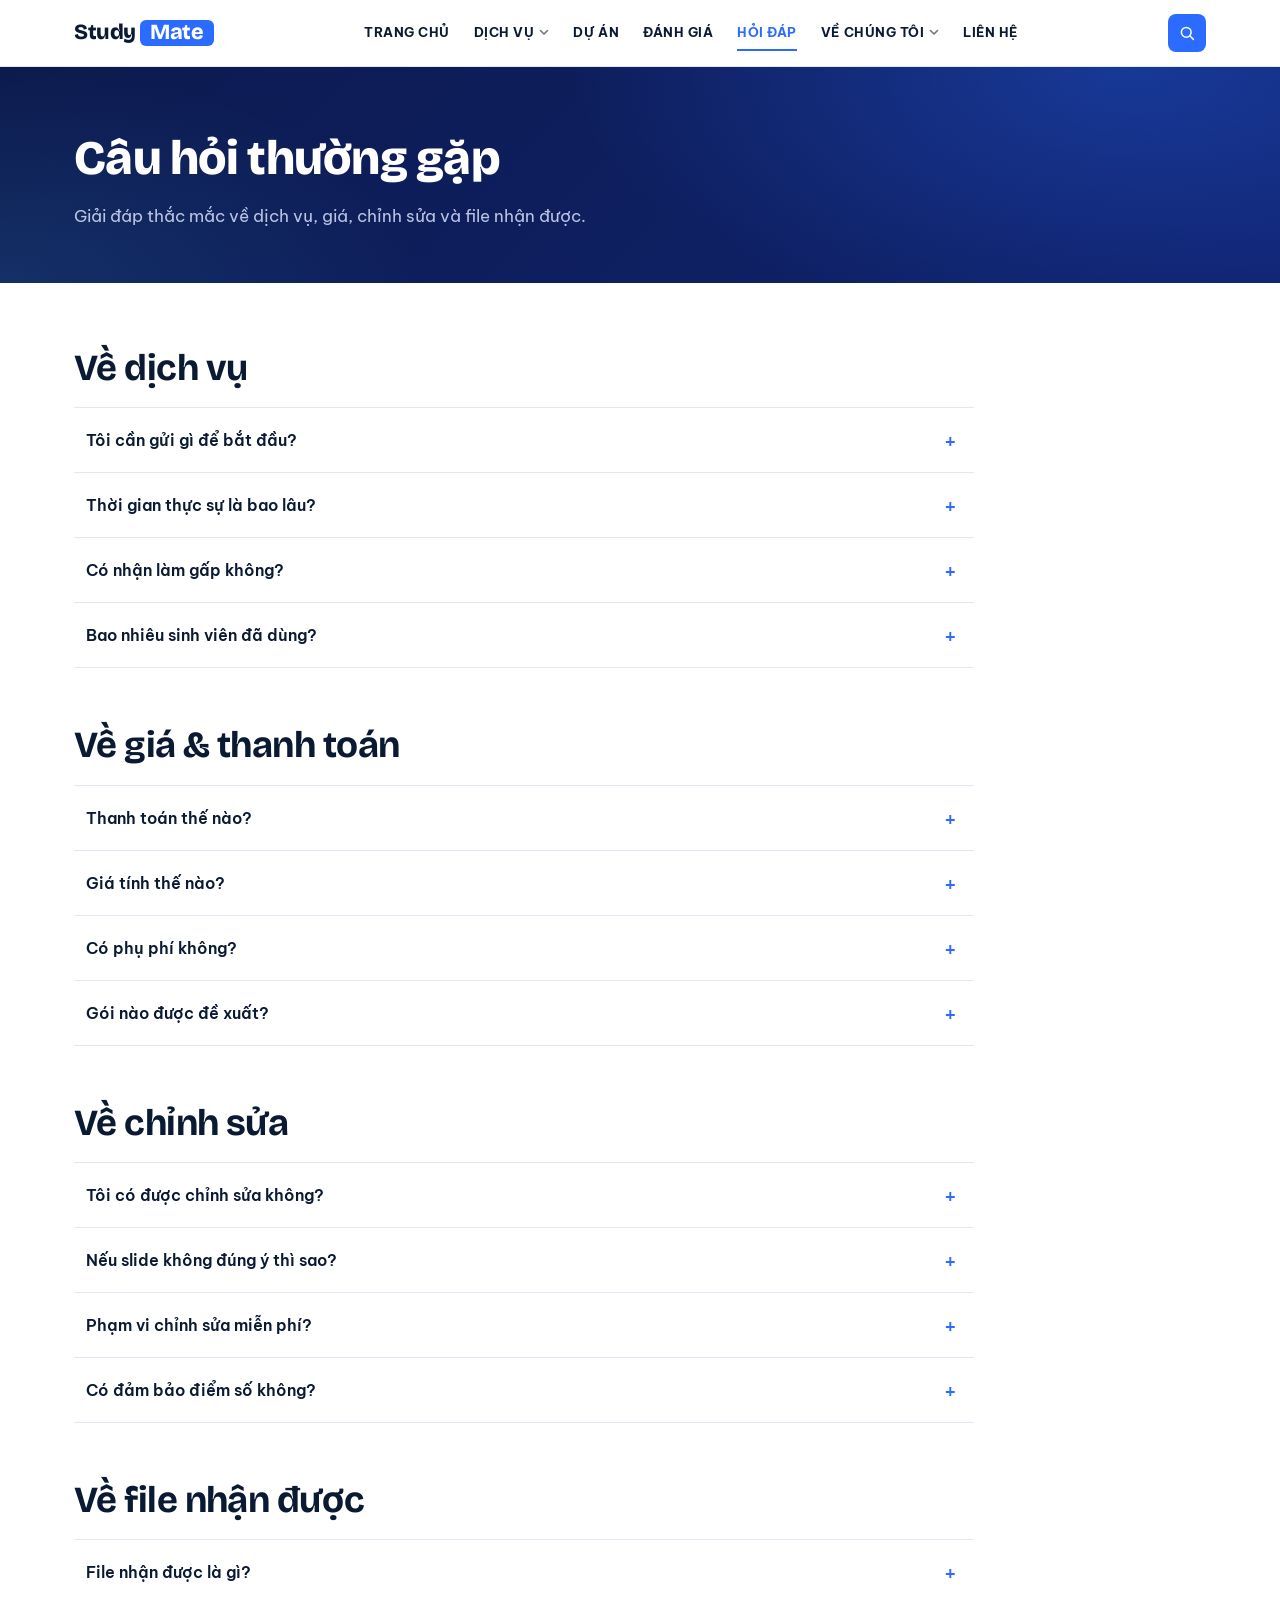
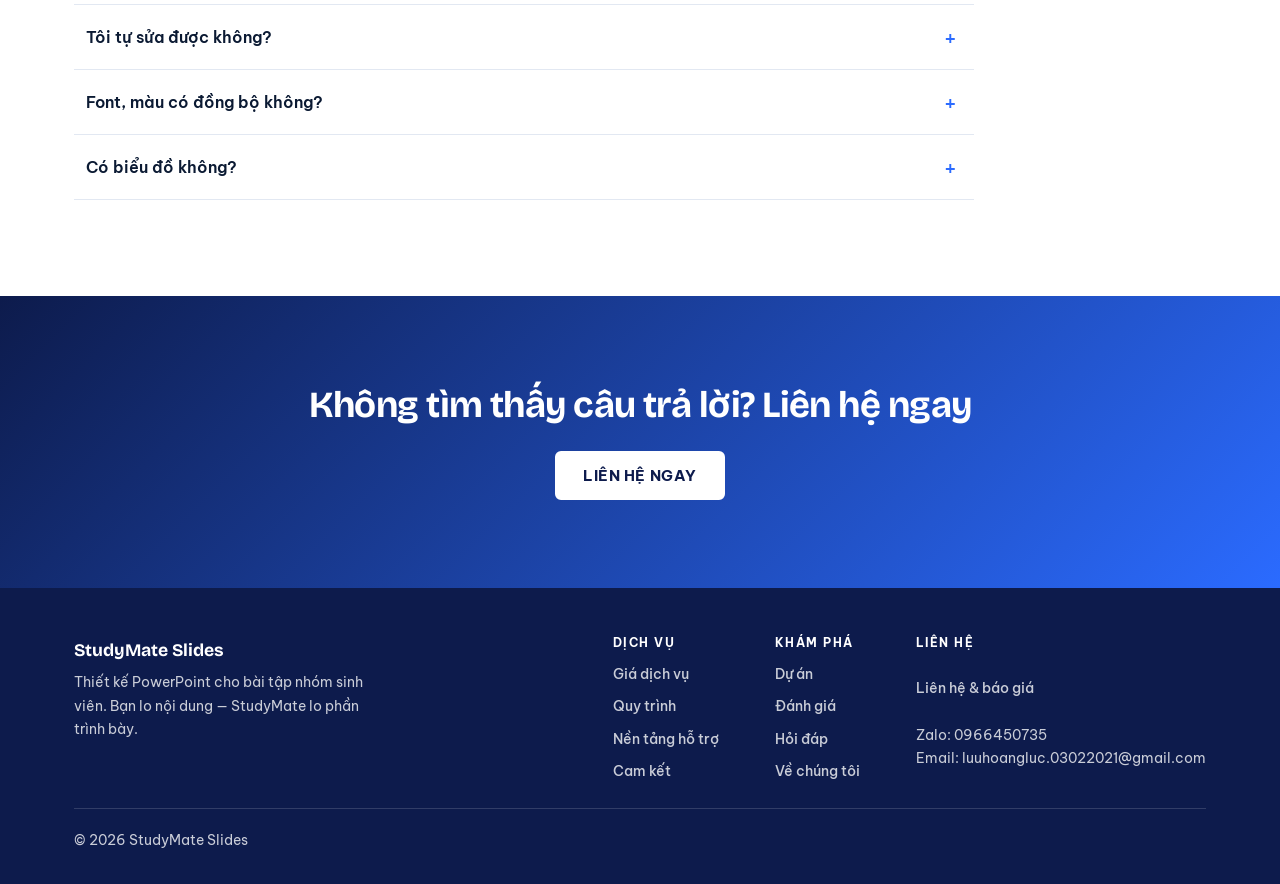
<file: faq/index.html>
<!DOCTYPE html>
<html lang="vi">
<head>
  <meta charset="utf-8">
  <meta name="viewport" content="width=device-width, initial-scale=1">

  <!-- ============================================================
       SEO — Tiêu đề & mô tả
       ============================================================ -->
  <title>FAQ – StudyMate Slides</title>
  <meta name="description" content="Giải đáp thắc mắc về dịch vụ, giá, chỉnh sửa và file nhận được.">

  <!-- ============================================================
       FONTS & STYLES
       ============================================================ -->
  <link rel="preconnect" href="https://fonts.googleapis.com">
  <link rel="preconnect" href="https://fonts.gstatic.com" crossorigin>
  <link rel="stylesheet" href="https://fonts.googleapis.com/css2?family=Be+Vietnam+Pro:wght@400;500;600;700;800&family=Bricolage+Grotesque:wght@600;700;800&display=swap">
  <link rel="stylesheet" href="../css/site.css">

  <!-- ============================================================
       CANONICAL & FAVICON
       ============================================================ -->
  <link rel="canonical" href="https://studymate.vn/faq/">
  <link rel="icon" href="data:image/svg+xml,%3Csvg xmlns=%27http://www.w3.org/2000/svg%27 viewBox=%270 0 24 24%27%3E%3Crect width=%2724%27 height=%2724%27 rx=%275%27 fill=%27%234F46E5%27/%3E%3Cpath d=%27M7 8h10M7 12h10M7 16h6%27 stroke=%27white%27 stroke-width=%272%27 stroke-linecap=%27round%27/%3E%3C/svg%3E">

  <!-- ============================================================
       OPEN GRAPH & TWITTER CARD
       ============================================================ -->
  <meta property="og:title" content="FAQ – StudyMate Slides">
  <meta property="og:description" content="Giải đáp thắc mắc về dịch vụ, giá, chỉnh sửa và file nhận được.">
  <meta property="og:type" content="website">
  <meta name="twitter:card" content="summary_large_image">

  <!-- ============================================================
       STRUCTURED DATA — JSON-LD (SEO)
       ============================================================ -->
  <script type="application/ld+json">
  {
    "@context": "https://schema.org",
    "@type": "FAQPage",
    "mainEntity": [
      {
        "@type": "Question",
        "name": "Tôi cần gửi gì để bắt đầu?",
        "acceptedAnswer": {
          "@type": "Answer",
          "text": "Nội dung (Word/PDF hoặc văn bản), yêu cầu của giảng viên và deadline."
        }
      },
      {
        "@type": "Question",
        "name": "Thời gian thực sự là bao lâu?",
        "acceptedAnswer": {
          "@type": "Answer",
          "text": "Bản đầu trong 24–48 giờ: Basic 24 giờ, Standard 24–48 giờ, Premium ưu tiên và bản đầu trong 24 giờ."
        }
      },
      {
        "@type": "Question",
        "name": "Có nhận làm gấp không?",
        "acceptedAnswer": {
          "@type": "Answer",
          "text": "Gói Premium được ưu tiên xử lý trước trong hàng chờ, bản đầu trong 24 giờ. Hãy ghi rõ deadline trong form."
        }
      },
      {
        "@type": "Question",
        "name": "Bao nhiêu sinh viên đã dùng?",
        "acceptedAnswer": {
          "@type": "Answer",
          "text": "Hơn 500 sinh viên từ 30+ trường ĐH/CĐ."
        }
      },
      {
        "@type": "Question",
        "name": "Thanh toán thế nào?",
        "acceptedAnswer": {
          "@type": "Answer",
          "text": "StudyMate sẽ báo hình thức thanh toán khi xác nhận đơn và báo giá qua Zalo/email."
        }
      },
      {
        "@type": "Question",
        "name": "Giá tính thế nào?",
        "acceptedAnswer": {
          "@type": "Answer",
          "text": "Theo 1 bộ slide (1 đơn = 1 nhóm)."
        }
      }
    ]
  }
  </script>
</head>

<body data-root="../" data-page="faq">

  <!-- ============================================================
       HEADER (render bởi js/main.js)
       ============================================================ -->
  <div id="site-header"></div>

  <main>

    <!-- ==========================================================
         MINI HERO — Tiêu đề trang
         ========================================================== -->
    <section class="mini-hero">
      <div class="container">
        <h1>Câu hỏi thường gặp</h1>
        <p>Giải đáp thắc mắc về dịch vụ, giá, chỉnh sửa và file nhận được.</p>
      </div>
    </section>

    <!-- ==========================================================
         FAQ — 4 nhóm câu hỏi
         ========================================================== -->
    <section class="page-body">
      <div class="container">

        <!-- ---------- Nhóm 1: Về dịch vụ ---------- -->
        <h2>Về dịch vụ</h2>
        <br>

        <div class="sub">

          <div class="faq-item">
            <button class="faq-q" aria-expanded="false">Tôi cần gửi gì để bắt đầu?</button>
            <div class="faq-a">
              <p>Nội dung (Word/PDF hoặc văn bản), yêu cầu của giảng viên và deadline.</p>
            </div>
          </div>

          <div class="faq-item">
            <button class="faq-q" aria-expanded="false">Thời gian thực sự là bao lâu?</button>
            <div class="faq-a">
              <p>Bản đầu trong 24–48 giờ: Basic 24 giờ, Standard 24–48 giờ, Premium ưu tiên và bản đầu trong 24 giờ.</p>
            </div>
          </div>

          <div class="faq-item">
            <button class="faq-q" aria-expanded="false">Có nhận làm gấp không?</button>
            <div class="faq-a">
              <p>Gói Premium được ưu tiên xử lý trước trong hàng chờ, bản đầu trong 24 giờ. Hãy ghi rõ deadline trong form.</p>
            </div>
          </div>

          <div class="faq-item">
            <button class="faq-q" aria-expanded="false">Bao nhiêu sinh viên đã dùng?</button>
            <div class="faq-a">
              <p>Hơn 500 sinh viên từ 30+ trường ĐH/CĐ.</p>
            </div>
          </div>

        </div>

        <!-- ---------- Nhóm 2: Về giá & thanh toán ---------- -->
        <h2>Về giá &amp; thanh toán</h2>
        <br>

        <div class="sub">

          <div class="faq-item">
            <button class="faq-q" aria-expanded="false">Thanh toán thế nào?</button>
            <div class="faq-a">
              <p>StudyMate sẽ báo hình thức thanh toán khi xác nhận đơn và báo giá qua Zalo/email.</p>
            </div>
          </div>

          <div class="faq-item">
            <button class="faq-q" aria-expanded="false">Giá tính thế nào?</button>
            <div class="faq-a">
              <p>Theo 1 bộ slide (1 đơn = 1 nhóm).</p>
            </div>
          </div>

          <div class="faq-item">
            <button class="faq-q" aria-expanded="false">Có phụ phí không?</button>
            <div class="faq-a">
              <p>Có: thêm 10 slide +100.000đ; Excel phức tạp báo giá riêng; speaker notes Basic/Standard +50-100k.</p>
            </div>
          </div>

          <div class="faq-item">
            <button class="faq-q" aria-expanded="false">Gói nào được đề xuất?</button>
            <div class="faq-a">
              <p>Standard – 299.000đ.</p>
            </div>
          </div>

        </div>

        <!-- ---------- Nhóm 3: Về chỉnh sửa ---------- -->
        <h2>Về chỉnh sửa</h2>
        <br>

        <div class="sub">

          <div class="faq-item">
            <button class="faq-q" aria-expanded="false">Tôi có được chỉnh sửa không?</button>
            <div class="faq-a">
              <p>Có. Chỉnh sửa miễn phí tối đa 2 lần trong phạm vi brief ban đầu.</p>
            </div>
          </div>

          <div class="faq-item">
            <button class="faq-q" aria-expanded="false">Nếu slide không đúng ý thì sao?</button>
            <div class="faq-a">
              <p>Nếu chưa đúng yêu cầu đã thống nhất trong brief, StudyMate chỉnh sửa miễn phí.</p>
            </div>
          </div>

          <div class="faq-item">
            <button class="faq-q" aria-expanded="false">Phạm vi chỉnh sửa miễn phí?</button>
            <div class="faq-a">
              <p>Trong phạm vi brief ban đầu.</p>
            </div>
          </div>

          <div class="faq-item">
            <button class="faq-q" aria-expanded="false">Có đảm bảo điểm số không?</button>
            <div class="faq-a">
              <p>Không. StudyMate không cam kết điểm số hay việc giảng viên chấp thuận.</p>
            </div>
          </div>

        </div>

        <!-- ---------- Nhóm 4: Về file nhận được ---------- -->
        <h2>Về file nhận được</h2>
        <br>

        <div class="sub">

          <div class="faq-item">
            <button class="faq-q" aria-expanded="false">File nhận được là gì?</button>
            <div class="faq-a">
              <p>File PowerPoint dạng editable để bạn tự chỉnh khi cần.</p>
            </div>
          </div>

          <div class="faq-item">
            <button class="faq-q" aria-expanded="false">Tôi tự sửa được không?</button>
            <div class="faq-a">
              <p>Được, file ở dạng editable.</p>
            </div>
          </div>

          <div class="faq-item">
            <button class="faq-q" aria-expanded="false">Font, màu có đồng bộ không?</button>
            <div class="faq-a">
              <p>Có, đồng bộ toàn bộ bộ slide.</p>
            </div>
          </div>

          <div class="faq-item">
            <button class="faq-q" aria-expanded="false">Có biểu đồ không?</button>
            <div class="faq-a">
              <p>Có từ gói Standard (cơ bản); Premium có data visualization cơ bản.</p>
            </div>
          </div>

        </div>

      </div>
    </section>

    <!-- ==========================================================
         FINAL CTA
         ========================================================== -->
    <section class="center final">
      <div class="container">
        <h2>Không tìm thấy câu trả lời? Liên hệ ngay</h2>
        <a class="btn btn-lg" href="../lien-he/index.html">Liên hệ ngay</a>
      </div>
    </section>

  </main>

  <!-- ============================================================
       FOOTER (render bởi js/main.js)
       ============================================================ -->
  <div id="site-footer"></div>

  <!-- ============================================================
       SCRIPTS
       ============================================================ -->
  <script src="../js/icons.js"></script>
  <script src="../js/config.js"></script>
  <script src="../js/main.js"></script>

</body>
</html>
</file>
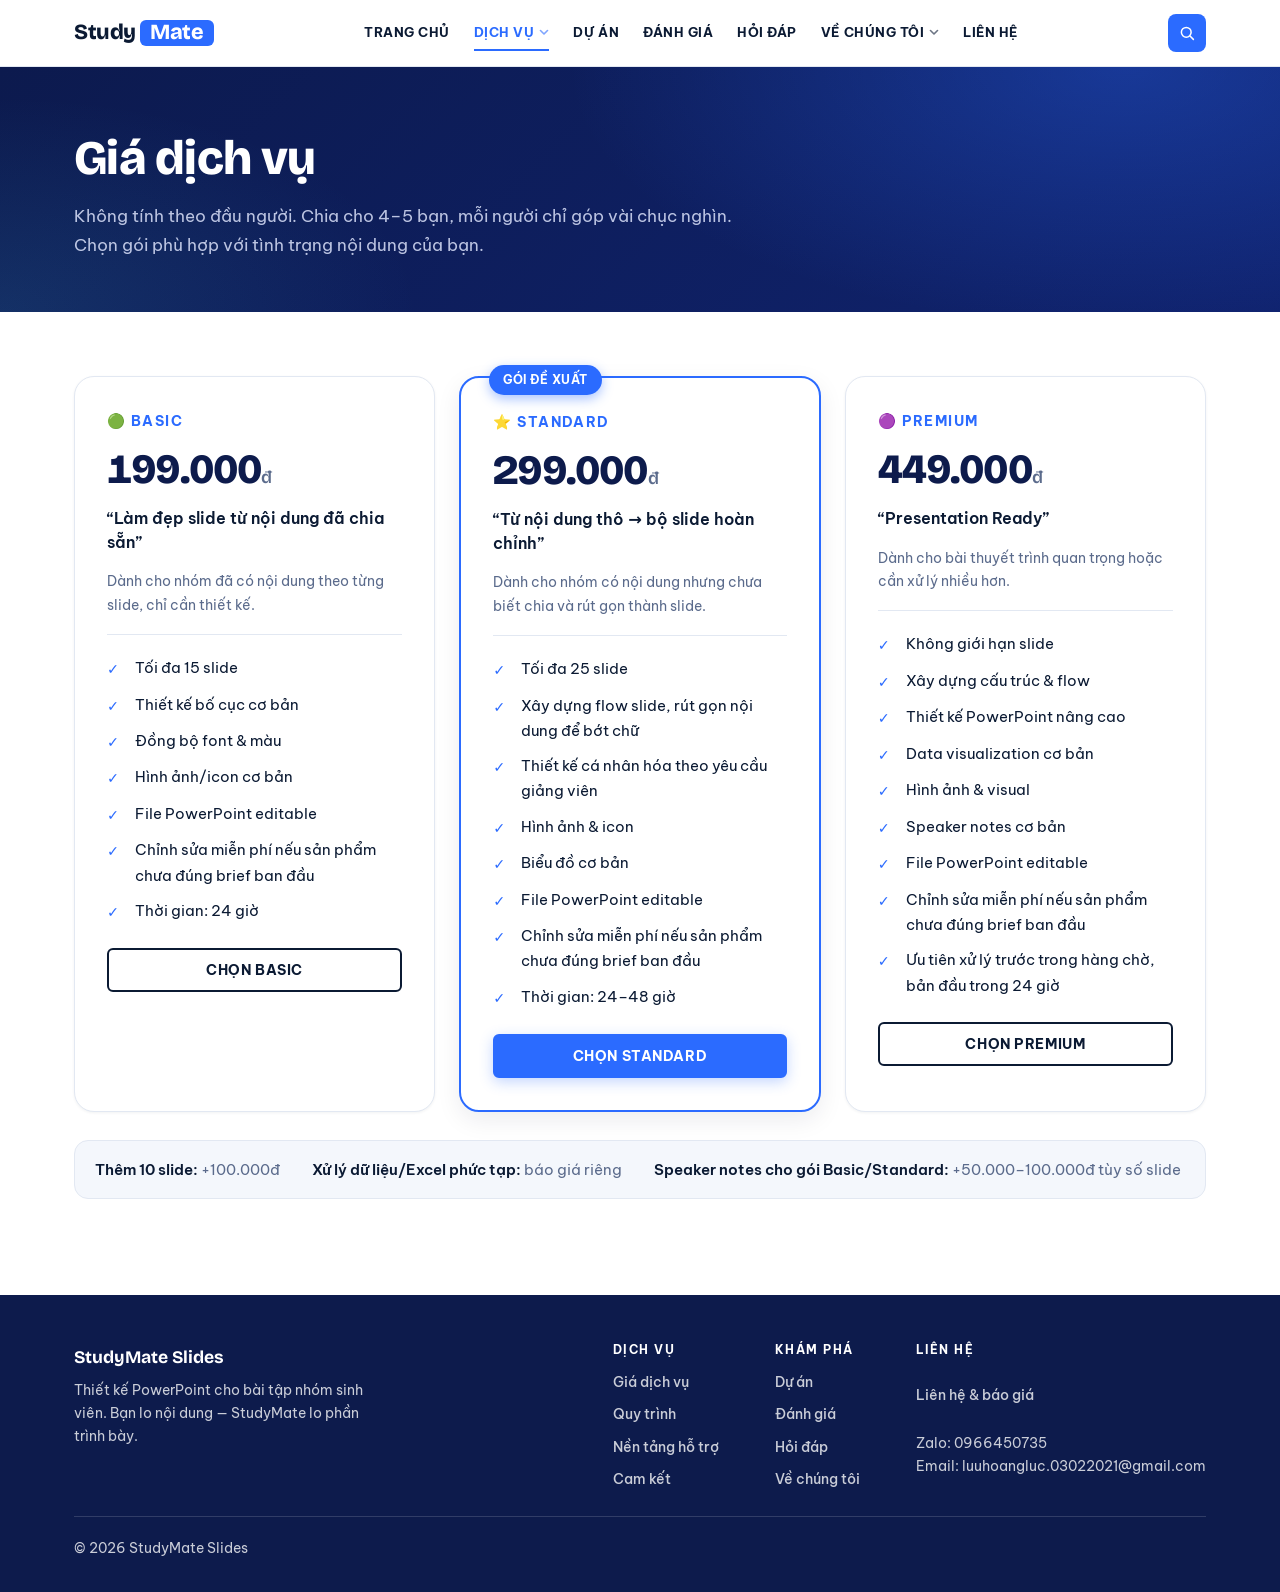
<file: gia/index.html>
<!DOCTYPE html>
<html lang="vi">
<head>
  <meta charset="utf-8">
  <meta name="viewport" content="width=device-width, initial-scale=1">
  <title>Giá dịch vụ – StudyMate Slides</title>
  <meta name="description" content="Không tính theo đầu người. Chia cho 4–5 bạn, mỗi người chỉ góp vài chục nghìn. Chọn gói phù hợp với tình trạng nội dung của bạn.">
  <link rel="preconnect" href="https://fonts.googleapis.com">
  <link rel="preconnect" href="https://fonts.gstatic.com" crossorigin>
  <link rel="stylesheet" href="https://fonts.googleapis.com/css2?family=Be+Vietnam+Pro:wght@400;500;600;700;800&family=Bricolage+Grotesque:wght@600;700;800&display=swap">
  <link rel="stylesheet" href="../css/site.css">
  <link rel="icon" href="data:image/svg+xml,%3Csvg xmlns=%27http://www.w3.org/2000/svg%27 viewBox=%270 0 24 24%27%3E%3Crect width=%2724%27 height=%2724%27 rx=%275%27 fill=%27%232B6BFF%27/%3E%3Cpath d=%27M7 8h10M7 12h10M7 16h6%27 stroke=%27white%27 stroke-width=%272%27 stroke-linecap=%27round%27/%3E%3C/svg%3E">
</head>
<body data-root="../" data-page="gia">

  <!-- Header: render bởi js/main.js (menu cấu hình trong js/config.js) -->
  <div id="site-header"></div>

  <main>
    <section class="mini-hero">
      <div class="container">
        <h1>Giá dịch vụ</h1>
        <p>Không tính theo đầu người. Chia cho 4–5 bạn, mỗi người chỉ góp vài chục nghìn. Chọn gói phù hợp với tình trạng nội dung của bạn.</p>
      </div>
    </section>

    <section class="page-body">
      <div class="container">
        <div class="plans">
        <article class="plan">
        <p class="name">🟢 Basic</p>
        <p class="price">199.000<small>đ</small></p>
        <p class="tagline">“Làm đẹp slide từ nội dung đã chia sẵn”</p>
        <p class="time">Dành cho nhóm đã có nội dung theo từng slide, chỉ cần thiết kế.</p>
        <ul>
        <li>Tối đa 15 slide</li>
        <li>Thiết kế bố cục cơ bản</li>
        <li>Đồng bộ font &amp; màu</li>
        <li>Hình ảnh/icon cơ bản</li>
        <li>File PowerPoint editable</li>
        <li>Chỉnh sửa miễn phí nếu sản phẩm chưa đúng brief ban đầu</li>
        <li>Thời gian: 24 giờ</li>
        </ul>
        <a class="btn" href="../lien-he/index.html?goi=basic">Chọn Basic</a>
        </article>
        <article class="plan pick">
        <span class="badge">Gói đề xuất</span>
        <p class="name">⭐ Standard</p>
        <p class="price">299.000<small>đ</small></p>
        <p class="tagline">“Từ nội dung thô → bộ slide hoàn chỉnh”</p>
        <p class="time">Dành cho nhóm có nội dung nhưng chưa biết chia và rút gọn thành slide.</p>
        <ul>
        <li>Tối đa 25 slide</li>
        <li>Xây dựng flow slide, rút gọn nội dung để bớt chữ</li>
        <li>Thiết kế cá nhân hóa theo yêu cầu giảng viên</li>
        <li>Hình ảnh &amp; icon</li>
        <li>Biểu đồ cơ bản</li>
        <li>File PowerPoint editable</li>
        <li>Chỉnh sửa miễn phí nếu sản phẩm chưa đúng brief ban đầu</li>
        <li>Thời gian: 24–48 giờ</li>
        </ul>
        <a class="btn primary" href="../lien-he/index.html?goi=standard">Chọn Standard</a>
        </article>
        <article class="plan">
        <p class="name">🟣 Premium</p>
        <p class="price">449.000<small>đ</small></p>
        <p class="tagline">“Presentation Ready”</p>
        <p class="time">Dành cho bài thuyết trình quan trọng hoặc cần xử lý nhiều hơn.</p>
        <ul>
        <li>Không giới hạn slide</li>
        <li>Xây dựng cấu trúc &amp; flow</li>
        <li>Thiết kế PowerPoint nâng cao</li>
        <li>Data visualization cơ bản</li>
        <li>Hình ảnh &amp; visual</li>
        <li>Speaker notes cơ bản</li>
        <li>File PowerPoint editable</li>
        <li>Chỉnh sửa miễn phí nếu sản phẩm chưa đúng brief ban đầu</li>
        <li>Ưu tiên xử lý trước trong hàng chờ, bản đầu trong 24 giờ</li>
        </ul>
        <a class="btn" href="../lien-he/index.html?goi=premium">Chọn Premium</a>
        </article>
        </div>
        <p class="extras">
        <span><b>Thêm 10 slide:</b> +100.000đ</span>
        <span><b>Xử lý dữ liệu/Excel phức tạp:</b> báo giá riêng</span>
        <span><b>Speaker notes cho gói Basic/Standard:</b> +50.000–100.000đ tùy số slide</span>
        </p>
      </div>
    </section>
  </main>

  <!-- Footer: render bởi js/main.js -->
  <div id="site-footer"></div>

  <script src="../js/icons.js"></script>
  <script src="../js/config.js"></script>
  <script src="../js/main.js"></script>
</body>
</html>
</file>
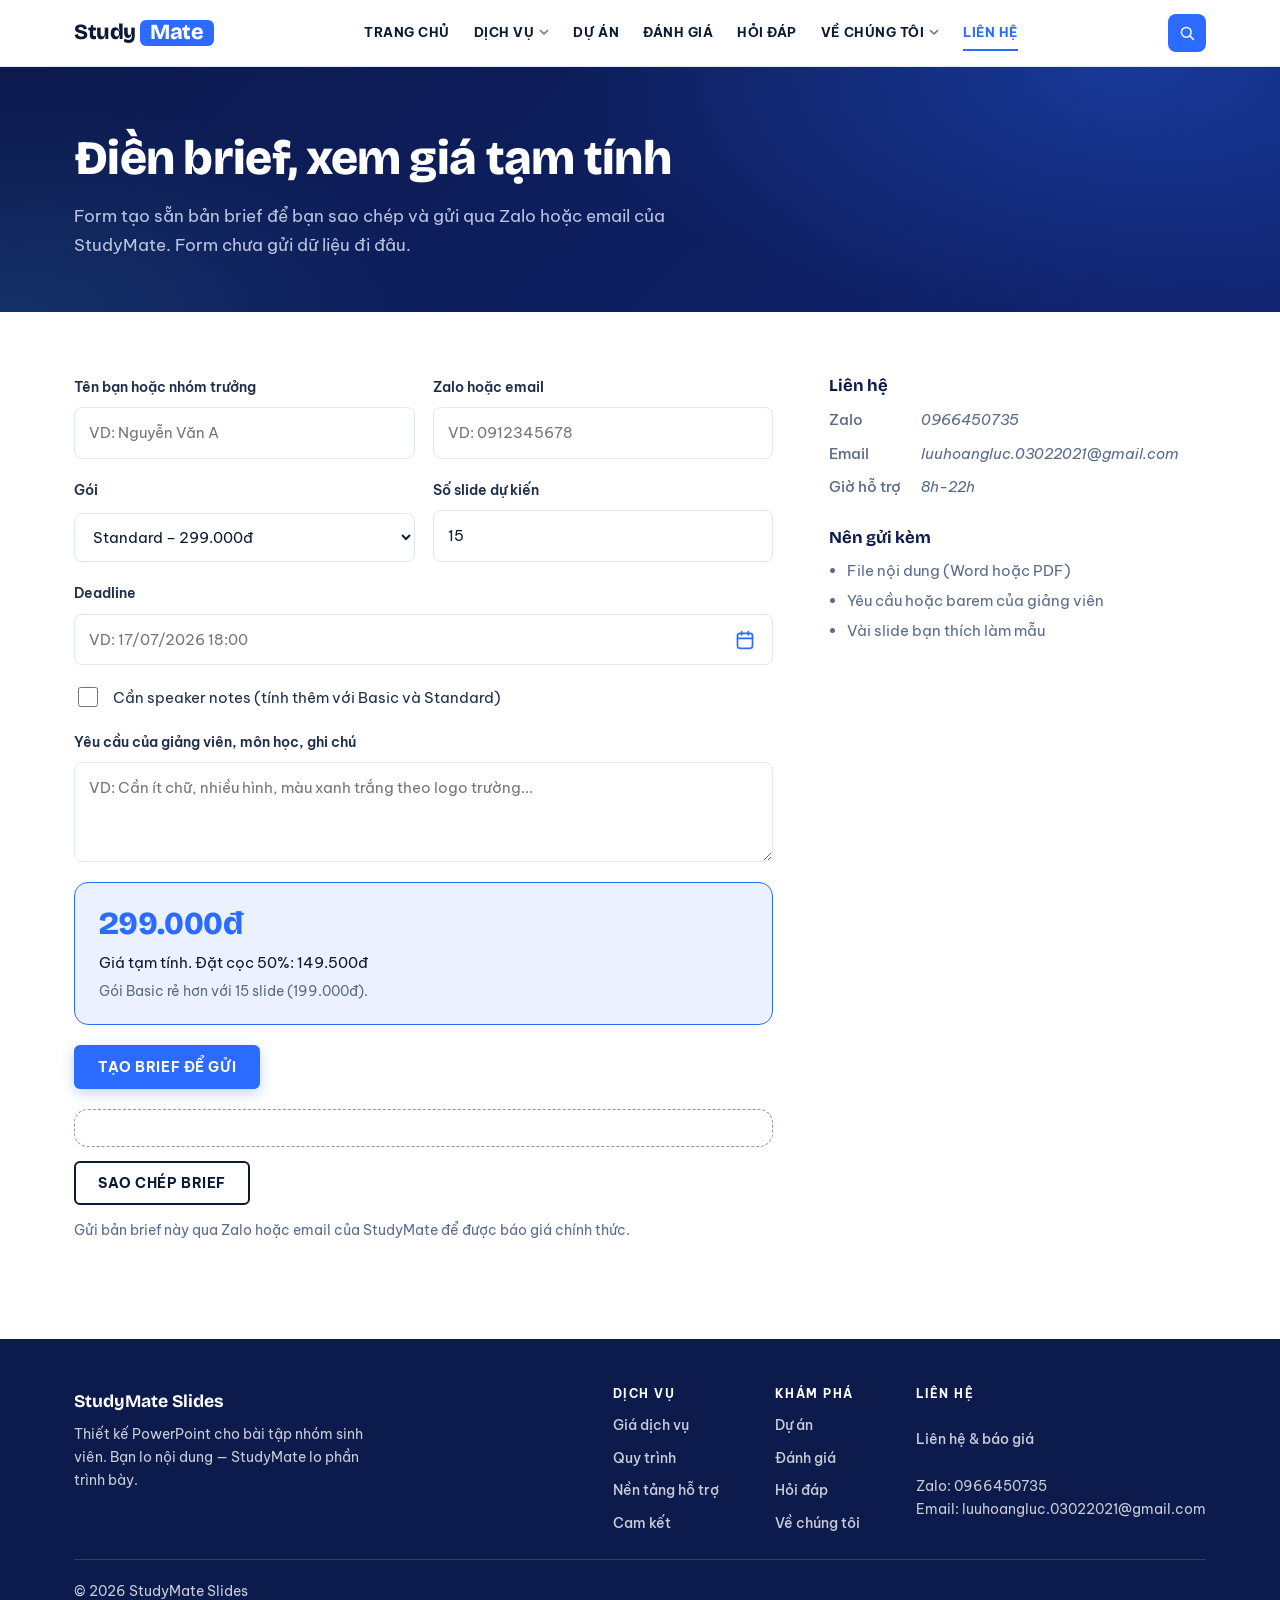
<file: lien-he/index.html>
<!DOCTYPE html>
<html lang="vi">
<head>
  <meta charset="utf-8">
  <meta name="viewport" content="width=device-width, initial-scale=1">
  <title>Liên hệ &amp; báo giá – StudyMate Slides</title>
  <meta name="description" content="Form tạo sẵn bản brief để bạn sao chép và gửi qua Zalo hoặc email của StudyMate. Form chưa gửi dữ liệu đi đâu.">
  <link rel="preconnect" href="https://fonts.googleapis.com">
  <link rel="preconnect" href="https://fonts.gstatic.com" crossorigin>
  <link rel="stylesheet" href="https://fonts.googleapis.com/css2?family=Be+Vietnam+Pro:wght@400;500;600;700;800&family=Bricolage+Grotesque:wght@600;700;800&display=swap">
  <link rel="stylesheet" href="../css/site.css">
  <link rel="icon" href="data:image/svg+xml,%3Csvg xmlns=%27http://www.w3.org/2000/svg%27 viewBox=%270 0 24 24%27%3E%3Crect width=%2724%27 height=%2724%27 rx=%275%27 fill=%27%232B6BFF%27/%3E%3Cpath d=%27M7 8h10M7 12h10M7 16h6%27 stroke=%27white%27 stroke-width=%272%27 stroke-linecap=%27round%27/%3E%3C/svg%3E">
</head>
<body data-root="../" data-page="lien-he">

  <!-- Header: render bởi js/main.js (menu cấu hình trong js/config.js) -->
  <div id="site-header"></div>

  <main>
    <section class="mini-hero">
      <div class="container">
        <h1>Điền brief, xem giá tạm tính</h1>
        <p>Form tạo sẵn bản brief để bạn sao chép và gửi qua Zalo hoặc email của StudyMate. Form chưa gửi dữ liệu đi đâu.</p>
      </div>
    </section>

    <section class="page-body">
      <div class="container">
        <div class="quote-grid">
        <form id="f" novalidate="">
        <div class="row">
        <div class="field">
        <label for="name">Tên bạn hoặc nhóm trưởng</label>
        <input autocomplete="name" id="name" placeholder="VD: Nguyễn Văn A"/>
        </div>
        <div class="field">
        <label for="contact">Zalo hoặc email</label>
        <input id="contact" placeholder="VD: 0912345678"/>
        </div>
        </div>
        <div class="row">
        <div class="field">
        <label for="plan">Gói</label>
        <select id="plan">
        <option value="basic">Basic – 199.000đ</option>
        <option selected="" value="standard">Standard – 299.000đ</option>
        <option value="premium">Premium – 449.000đ</option>
        </select>
        </div>
        <div class="field">
        <label for="slides">Số slide dự kiến</label>
        <input id="slides" inputmode="numeric" max="200" min="1" type="number" value="15"/>
        </div>
        </div>
        <div class="field">
        <label for="deadline">Deadline</label>
        <input id="deadline" type="datetime-local"/>
        </div>
        <label class="check" for="notes">
        <input id="notes" type="checkbox"/>
        <span>Cần speaker notes (tính thêm với Basic và Standard)</span>
        </label>
        <div class="field">
        <label for="msg">Yêu cầu của giảng viên, môn học, ghi chú</label>
        <textarea id="msg" placeholder="VD: Cần ít chữ, nhiều hình, màu xanh trắng theo logo trường..."></textarea>
        </div>
        <div aria-live="polite" class="est">
        <span class="tot" id="tot">299.000đ</span>
        <span id="dep"></span>
        <span class="hint" id="hint"></span>
        </div>
        <div>
        <button class="btn primary" type="submit">Tạo brief để gửi</button>
        </div>
        <div class="brief" hidden="" id="brief">
        <pre id="out"></pre>
        <div><button class="btn" id="copy" type="button">Sao chép brief</button></div>
        <p class="muted" id="cmsg" style="font-size:.88rem">Gửi bản brief này qua Zalo hoặc email của StudyMate để được báo giá chính thức.</p>
        </div>
        </form>
        <div class="side">
        <div>
        <h3>Liên hệ</h3>
        <dl>
        <dt>Zalo</dt><dd class="todo">0966450735</dd>
        <dt>Email</dt><dd class="todo">luuhoangluc.03022021@gmail.com</dd>
        <dt>Giờ hỗ trợ</dt><dd class="todo">8h-22h</dd>
        </dl>
        </div>
        <div>
        <h3>Nên gửi kèm</h3>
        <ul>
        <li>File nội dung (Word hoặc PDF)</li>
        <li>Yêu cầu hoặc barem của giảng viên</li>
        <li>Vài slide bạn thích làm mẫu</li>
        </ul>
        </div>
        </div>
        </div>
      </div>
    </section>
  </main>

  <!-- Footer: render bởi js/main.js -->
  <div id="site-footer"></div>

  <script src="../js/icons.js"></script>
  <script src="../js/config.js"></script>
  <script src="../js/main.js"></script>
  <script>
(function () {
  var native = document.querySelector('input[type="datetime-local"]');
  if (!native) return;

  var wrap = document.createElement('div');
  wrap.className = 'dl-wrap';

  var text = document.createElement('input');
  text.type = 'text';
  text.className = (native.className + ' dl-text').trim();
  text.placeholder = 'VD: 17/07/2026 18:00';
  text.inputMode = 'numeric';
  text.autocomplete = 'off';
  text.maxLength = 16;
  if (native.required) { text.required = true; native.required = false; }

  var btn = document.createElement('button');
  btn.type = 'button';
  btn.className = 'dl-btn';
  btn.setAttribute('aria-label', 'Chọn ngày từ lịch');
  btn.innerHTML = '<svg width="20" height="20" viewBox="0 0 24 24" fill="none" stroke="currentColor" stroke-width="2" stroke-linecap="round" stroke-linejoin="round" aria-hidden="true"><rect x="3" y="4" width="18" height="18" rx="3"/><path d="M16 2v4M8 2v4M3 10h18"/></svg>';

  native.parentNode.insertBefore(wrap, native);
  wrap.appendChild(text);
  wrap.appendChild(btn);
  wrap.appendChild(native);
  native.tabIndex = -1;

  function pad(n) { return String(n).padStart(2, '0'); }

  function mask(d) {
    var s = '';
    if (d.length > 0)  s += d.slice(0, 2);
    if (d.length > 2)  s += '/' + d.slice(2, 4);
    if (d.length > 4)  s += '/' + d.slice(4, 8);
    if (d.length > 8)  s += ' ' + d.slice(8, 10);
    if (d.length > 10) s += ':' + d.slice(10, 12);
    return s;
  }

  function toISO(d) {
    if (d.length !== 12) return '';
    var dd = +d.slice(0, 2), mm = +d.slice(2, 4), yy = +d.slice(4, 8),
        hh = +d.slice(8, 10), mi = +d.slice(10, 12);
    var dt = new Date(yy, mm - 1, dd, hh, mi);
    if (yy < 2000 || hh > 23 || mi > 59 ||
        dt.getFullYear() !== yy || dt.getMonth() !== mm - 1 || dt.getDate() !== dd) return '';
    return yy + '-' + pad(mm) + '-' + pad(dd) + 'T' + pad(hh) + ':' + pad(mi);
  }

  var fromText = false;

  function push(value) {
    fromText = true;
    native.value = value;
    native.dispatchEvent(new Event('input', { bubbles: true }));
    native.dispatchEvent(new Event('change', { bubbles: true }));
    fromText = false;
  }

  // Gõ tay -> tự chèn dấu / và : rồi đồng bộ sang ô gốc
  text.addEventListener('input', function () {
    var digits = text.value.replace(/\D/g, '').slice(0, 12);
    var masked = mask(digits);
    if (text.value !== masked) text.value = masked;
    var iso = toISO(digits);
    push(iso);
    text.setCustomValidity(digits.length > 0 && !iso ? 'Nhập đủ theo dạng dd/mm/yyyy hh:mm' : '');
    text.classList.toggle('is-invalid', digits.length === 12 && !iso);
  });

  // Chọn từ lịch -> đổ ngược về ô gõ tay
  function fromCalendar() {
    if (fromText || !native.value) return;
    var m = native.value.match(/^(\d{4})-(\d{2})-(\d{2})T(\d{2}):(\d{2})/);
    if (!m) return;
    text.value = m[3] + '/' + m[2] + '/' + m[1] + ' ' + m[4] + ':' + m[5];
    text.setCustomValidity('');
    text.classList.remove('is-invalid');
  }
  native.addEventListener('input', fromCalendar);
  native.addEventListener('change', fromCalendar);

  btn.addEventListener('click', function () {
    if (native.showPicker) { try { native.showPicker(); return; } catch (e) {} }
    native.focus();
  });

  // Bấm vào nhãn "Deadline" thì đưa con trỏ vào ô gõ tay
  if (native.id) {
    var label = document.querySelector('label[for="' + native.id + '"]');
    if (label) label.addEventListener('click', function (e) { e.preventDefault(); text.focus(); });
  }

  fromCalendar();
})();
</script>
</body>
</html>
</file>
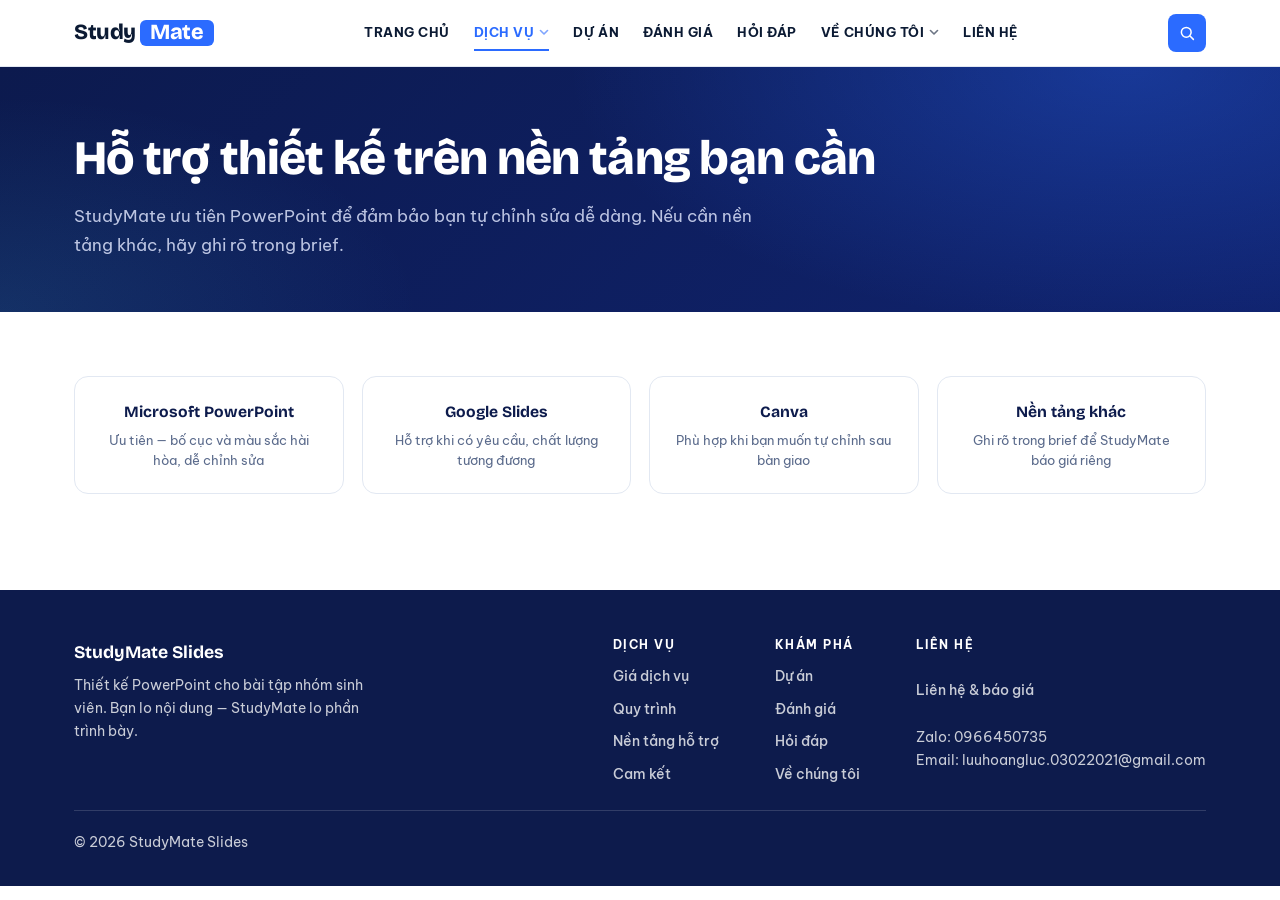
<file: nen-tang/index.html>
<!DOCTYPE html>
<html lang="vi">
<head>
  <meta charset="utf-8">
  <meta name="viewport" content="width=device-width, initial-scale=1">
  <title>Hỗ trợ thiết kế trên nền tảng bạn cần – StudyMate Slides</title>
  <meta name="description" content="StudyMate ưu tiên PowerPoint để đảm bảo bạn tự chỉnh sửa dễ dàng. Nếu cần nền tảng khác, hãy ghi rõ trong brief.">
  <link rel="preconnect" href="https://fonts.googleapis.com">
  <link rel="preconnect" href="https://fonts.gstatic.com" crossorigin>
  <link rel="stylesheet" href="https://fonts.googleapis.com/css2?family=Be+Vietnam+Pro:wght@400;500;600;700;800&family=Bricolage+Grotesque:wght@600;700;800&display=swap">
  <link rel="stylesheet" href="../css/site.css">
  <link rel="icon" href="data:image/svg+xml,%3Csvg xmlns=%27http://www.w3.org/2000/svg%27 viewBox=%270 0 24 24%27%3E%3Crect width=%2724%27 height=%2724%27 rx=%275%27 fill=%27%232B6BFF%27/%3E%3Cpath d=%27M7 8h10M7 12h10M7 16h6%27 stroke=%27white%27 stroke-width=%272%27 stroke-linecap=%27round%27/%3E%3C/svg%3E">
</head>
<body data-root="../" data-page="nen-tang">

  <!-- Header: render bởi js/main.js (menu cấu hình trong js/config.js) -->
  <div id="site-header"></div>

  <main>
    <section class="mini-hero">
      <div class="container">
        <h1>Hỗ trợ thiết kế trên nền tảng bạn cần</h1>
        <p>StudyMate ưu tiên PowerPoint để đảm bảo bạn tự chỉnh sửa dễ dàng. Nếu cần nền tảng khác, hãy ghi rõ trong brief.</p>
      </div>
    </section>

    <section class="page-body">
      <div class="container">
        <div class="plats">
        <div class="plat"><b>Microsoft PowerPoint</b><span>Ưu tiên — bố cục và màu sắc hài hòa, dễ chỉnh sửa</span></div>
        <div class="plat"><b>Google Slides</b><span>Hỗ trợ khi có yêu cầu, chất lượng tương đương</span></div>
        <div class="plat"><b>Canva</b><span>Phù hợp khi bạn muốn tự chỉnh sau bàn giao</span></div>
        <div class="plat"><b>Nền tảng khác</b><span>Ghi rõ trong brief để StudyMate báo giá riêng</span></div>
        </div>
      </div>
    </section>
  </main>

  <!-- Footer: render bởi js/main.js -->
  <div id="site-footer"></div>

  <script src="../js/icons.js"></script>
  <script src="../js/config.js"></script>
  <script src="../js/main.js"></script>
</body>
</html>
</file>
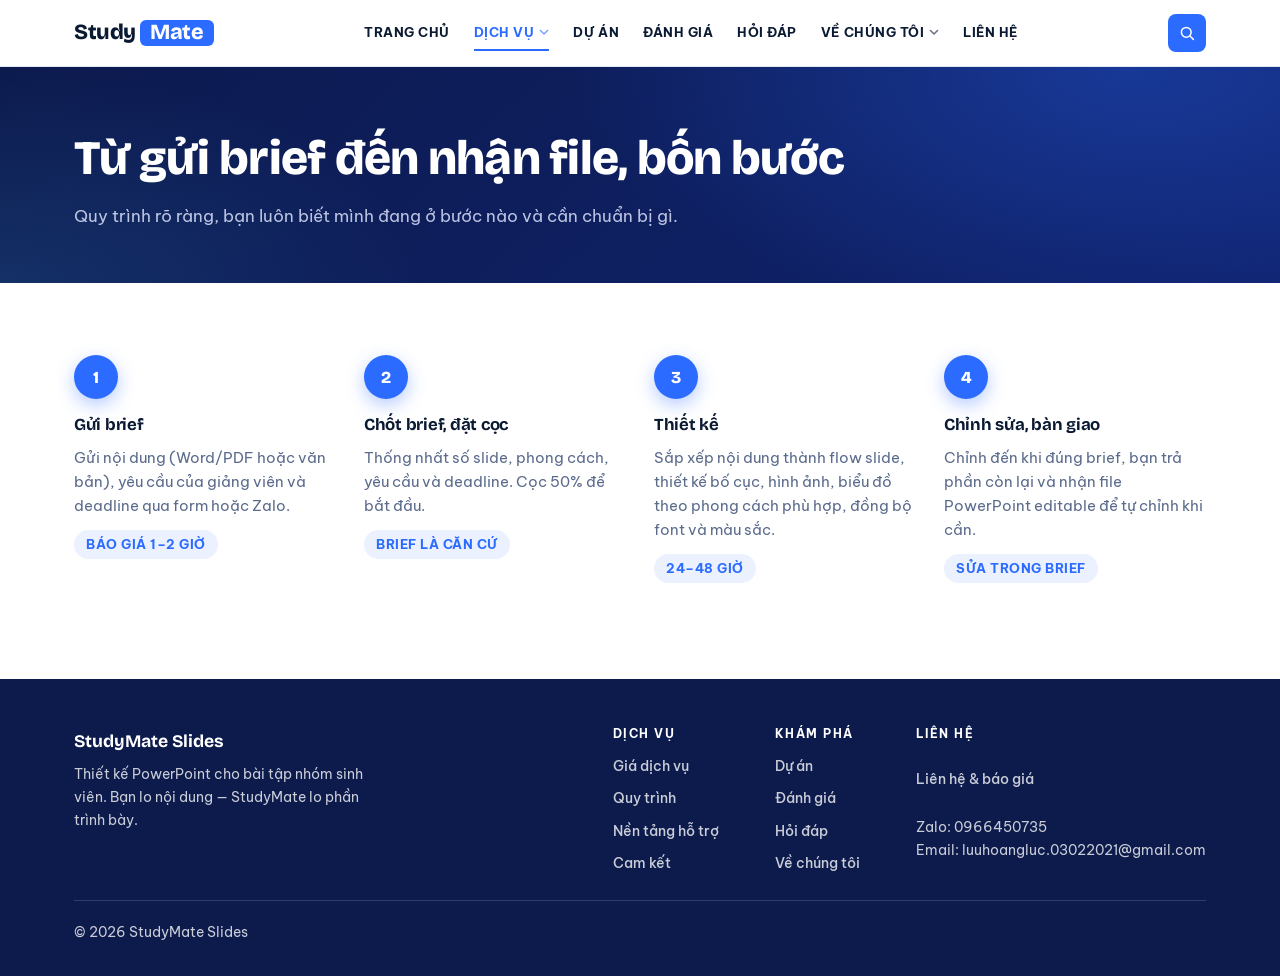
<file: quy-trinh/index.html>
<!DOCTYPE html>
<html lang="vi">
<head>
  <meta charset="utf-8">
  <meta name="viewport" content="width=device-width, initial-scale=1">
  <title>Từ gửi brief đến nhận file, bốn bước – StudyMate Slides</title>
  <meta name="description" content="Quy trình rõ ràng, bạn luôn biết mình đang ở bước nào và cần chuẩn bị gì.">
  <link rel="preconnect" href="https://fonts.googleapis.com">
  <link rel="preconnect" href="https://fonts.gstatic.com" crossorigin>
  <link rel="stylesheet" href="https://fonts.googleapis.com/css2?family=Be+Vietnam+Pro:wght@400;500;600;700;800&family=Bricolage+Grotesque:wght@600;700;800&display=swap">
  <link rel="stylesheet" href="../css/site.css">
  <link rel="icon" href="data:image/svg+xml,%3Csvg xmlns=%27http://www.w3.org/2000/svg%27 viewBox=%270 0 24 24%27%3E%3Crect width=%2724%27 height=%2724%27 rx=%275%27 fill=%27%232B6BFF%27/%3E%3Cpath d=%27M7 8h10M7 12h10M7 16h6%27 stroke=%27white%27 stroke-width=%272%27 stroke-linecap=%27round%27/%3E%3C/svg%3E">
</head>
<body data-root="../" data-page="quy-trinh">

  <!-- Header: render bởi js/main.js (menu cấu hình trong js/config.js) -->
  <div id="site-header"></div>

  <main>
    <section class="mini-hero">
      <div class="container">
        <h1>Từ gửi brief đến nhận file, bốn bước</h1>
        <p>Quy trình rõ ràng, bạn luôn biết mình đang ở bước nào và cần chuẩn bị gì.</p>
      </div>
    </section>

    <section class="page-body">
      <div class="container">
        <ol class="steps">
        <li>
        <h3>Gửi brief</h3>
        <p>Gửi nội dung (Word/PDF hoặc văn bản), yêu cầu của giảng viên và deadline qua form hoặc Zalo.</p>
        <span class="when">Báo giá 1–2 giờ</span>
        </li>
        <li>
        <h3>Chốt brief, đặt cọc</h3>
        <p>Thống nhất số slide, phong cách, yêu cầu và deadline. Cọc 50% để bắt đầu.</p>
        <span class="when">Brief là căn cứ</span>
        </li>
        <li>
        <h3>Thiết kế</h3>
        <p>Sắp xếp nội dung thành flow slide, thiết kế bố cục, hình ảnh, biểu đồ theo phong cách phù hợp, đồng bộ font và màu sắc.</p>
        <span class="when">24–48 giờ</span>
        </li>
        <li>
        <h3>Chỉnh sửa, bàn giao</h3>
        <p>Chỉnh đến khi đúng brief, bạn trả phần còn lại và nhận file PowerPoint editable để tự chỉnh khi cần.</p>
        <span class="when">Sửa trong brief</span>
        </li>
        </ol>
      </div>
    </section>
  </main>

  <!-- Footer: render bởi js/main.js -->
  <div id="site-footer"></div>

  <script src="../js/icons.js"></script>
  <script src="../js/config.js"></script>
  <script src="../js/main.js"></script>
</body>
</html>
</file>
<file: css/site.css>
/* ========== TOKENS ========== */
:root{
  color-scheme:light;
  --bg:#FFFFFF;
  --surface:#FFFFFF;
  --surface-alt:#F4F7FC;
  --navy:#0D1B4C;
  --navy-2:#101F5A;
  --navy-3:#0A1440;
  --ink:#0B1A33;
  --ink-soft:#1E2E4A;
  --muted:#5B6B8C;
  --muted-light:#8898B0;
  --white:#FFFFFF;
  --white-soft:rgba(255,255,255,.78);
  --white-line:rgba(255,255,255,.15);
  --line:#E2E8F2;
  --line-soft:#EEF2F9;
  --accent:#2B6BFF;
  --accent-dark:#1E4FD8;
  --accent-soft:#EBF1FF;
  --accent-glow:rgba(43,107,255,.2);
  --cyan:#5CE1E6;
  --hi:#FFE55C;
  --hi-ink:#0B1A33;
  --ok:#0E7A4F;--ok-soft:#E6F7EE;
  --no:#B3261E;--no-soft:#FEF0EF;
  --f-display:"Bricolage Grotesque","Be Vietnam Pro",system-ui,sans-serif;
  --f-body:"Be Vietnam Pro",system-ui,-apple-system,"Segoe UI",sans-serif;
  --shadow-sm:0 1px 3px rgba(11,26,51,.06);
  --shadow-md:0 8px 24px rgba(11,26,51,.08);
  --shadow-lg:0 16px 48px rgba(11,26,51,.12);
  --r-sm:8px;--r-md:14px;--r-lg:20px;--r-xl:28px;
  --t:.22s cubic-bezier(.4,0,.2,1);
}
*{box-sizing:border-box}
html{scroll-behavior:smooth;scroll-padding-top:80px}
body{margin:0;padding:0;background:var(--bg);color:var(--ink);
  font-family:var(--f-body);font-size:16px;line-height:1.7;
  -webkit-font-smoothing:antialiased;-moz-osx-font-smoothing:grayscale}
@media (prefers-reduced-motion:reduce){html{scroll-behavior:auto}*{transition:none!important;animation:none!important}}
.wrap{max-width:1180px;margin-inline:auto;padding-inline:24px}
h1,h2,h3,h4{font-family:var(--f-display);line-height:1.15;margin:0;text-wrap:balance;letter-spacing:-.015em}
h1{font-size:clamp(2.1rem,5vw,3.6rem);font-weight:800}
h2{font-size:clamp(1.6rem,3.2vw,2.3rem);font-weight:700}
h3{font-size:1.15rem;font-weight:700}
h4{font-size:1rem;font-weight:700}
p{margin:0}
a{color:inherit}
:focus-visible{outline:3px solid var(--accent);outline-offset:3px;border-radius:6px}
mark{background:linear-gradient(transparent 55%,var(--hi) 55%,var(--hi) 92%,transparent 92%);color:inherit;padding:0 .08em}
.muted{color:var(--muted)}
section{padding-block:88px}
.sec-head{display:grid;gap:12px;max-width:640px;margin-bottom:48px}
.sec-head p{color:var(--muted);font-size:1.05rem;line-height:1.7}
.sec-head.center{margin-inline:auto;text-align:center;justify-items:center}

/* ========== NAV ========== */
.nav{position:sticky;top:0;z-index:50;background:#FFFFFF;
  border-bottom:1px solid var(--line);transition:box-shadow var(--t)}
.nav.scrolled{box-shadow:0 4px 20px rgba(11,26,51,.06)}
.nav .wrap{display:flex;align-items:center;justify-content:space-between;gap:20px;padding-block:14px}
.logo{font-family:var(--f-display);font-weight:800;font-size:1.35rem;text-decoration:none;letter-spacing:-.02em;
  display:inline-flex;align-items:center;gap:0;color:#0B1A33;flex:none;line-height:1}
.logo .lg-slide{color:#0B1A33;padding-right:4px}
.logo .lg-ngon{background:var(--accent);color:#fff;padding:2px 10px;border-radius:6px;font-weight:800;letter-spacing:-.01em}
.logo:hover{opacity:.9}
.nav ul{display:flex;gap:26px;list-style:none;margin:0;padding:0;font-size:.82rem;font-weight:700;align-items:center}
.nav ul a{text-decoration:none;color:var(--ink);padding-block:6px;border-bottom:2px solid transparent;
  transition:color var(--t),border-color var(--t);text-transform:uppercase;letter-spacing:.04em;
  display:inline-flex;align-items:center;gap:4px}
.nav ul a:hover,.nav ul a[aria-current="page"]{color:var(--accent);border-bottom-color:var(--accent)}
.nav ul a .caret{font-size:.6rem;opacity:.6;transform:translateY(1px)}
.nav-right{display:flex;align-items:center;gap:14px;flex:none}
.search-btn{width:38px;height:38px;border-radius:8px;background:var(--accent);color:#fff;border:none;cursor:pointer;
  display:grid;place-items:center;font-size:1rem;transition:background var(--t),transform var(--t)}
.search-btn:hover{background:var(--accent-dark);transform:translateY(-1px)}
@media(max-width:960px){.nav ul{display:none}}

/* ========== BUTTONS ========== */
.btn{display:inline-flex;align-items:center;justify-content:center;gap:8px;font:700 .9rem var(--f-body);
  border:2px solid var(--ink);border-radius:6px;padding:11px 22px;text-decoration:none;cursor:pointer;
  background:transparent;color:var(--ink);transition:all var(--t);white-space:nowrap;
  text-transform:uppercase;letter-spacing:.04em}
.btn:hover{background:var(--accent);border-color:var(--accent);color:#fff;transform:translateY(-1px);box-shadow:var(--shadow-sm)}
.btn:active{transform:translateY(0)}
.btn.primary{background:var(--accent);color:#fff;border-color:var(--accent);
  box-shadow:0 4px 14px rgba(43,107,255,.28)}
.btn.primary:hover{background:var(--accent-dark);border-color:var(--accent-dark);box-shadow:0 6px 20px rgba(43,107,255,.4)}
.btn.cyan{background:var(--cyan);color:var(--navy);border-color:var(--cyan)}
.btn.cyan:hover{background:#3ecfd4;border-color:#3ecfd4;color:var(--navy)}
.btn.ghost-light{background:transparent;border-color:#fff;color:#fff}
.btn.ghost-light:hover{background:#fff;color:var(--navy);border-color:#fff}
.btn.sm{padding:9px 16px;font-size:.8rem}
.btn.lg{padding:13px 26px;font-size:.92rem}

/* ========== HERO ========== */
.hero-wrap{background:linear-gradient(135deg,#0D1B4C 0%,#101F5A 55%,#0A1440 100%);
  color:#fff;padding-block:72px 88px;position:relative;overflow:hidden}
.hero-wrap::before{content:"";position:absolute;top:-120px;right:-160px;width:560px;height:560px;
  background:radial-gradient(circle,rgba(92,225,230,.22),transparent 62%);border-radius:50%;pointer-events:none}
.hero-wrap::after{content:"";position:absolute;bottom:-180px;left:-140px;width:520px;height:520px;
  background:radial-gradient(circle,rgba(43,107,255,.35),transparent 62%);border-radius:50%;pointer-events:none}
.hero-grid{display:grid;grid-template-columns:1.05fr .95fr;gap:56px;align-items:center;position:relative;z-index:1}
@media(max-width:960px){.hero-grid{grid-template-columns:1fr;gap:48px}}
.hero-copy{display:grid;gap:22px;min-width:0}
.hero .eyebrow{font-size:.82rem;font-weight:800;color:var(--cyan);letter-spacing:.14em;text-transform:uppercase}
.hero h1{color:#fff}
.hero h1 .hl{background:var(--accent);color:#fff;padding:.04em .22em;border-radius:6px;
  box-decoration-break:clone;-webkit-box-decoration-break:clone;font-weight:800;display:inline-block;line-height:1.2}
.hero .lead{font-size:1.05rem;color:var(--white-soft);max-width:54ch;line-height:1.75}
.hero .cta-row{display:flex;flex-wrap:wrap;gap:12px;margin-top:6px}
.hero .facts{display:grid;gap:10px;color:#fff;font-size:.95rem;list-style:none;margin:6px 0 0;padding:0}
.hero .facts li{display:flex;align-items:flex-start;gap:10px;font-weight:500}
.hero .facts li::before{content:"✓";color:var(--cyan);font-weight:800;flex:none;font-size:1rem;line-height:1.55}

.hero-visual{position:relative;min-height:420px}
.mock-grid{display:grid;grid-template-columns:1.1fr .9fr;grid-template-rows:1fr 1fr;gap:14px;height:100%}
.mock{border-radius:10px;overflow:hidden;position:relative;box-shadow:0 18px 44px rgba(0,0,0,.42);border:1px solid rgba(255,255,255,.1);
  background:linear-gradient(135deg,#1c2b6b,#2b4bff);display:flex;flex-direction:column;justify-content:flex-end;padding:12px}
.mock::after{content:"";position:absolute;inset:0;background:linear-gradient(to top,rgba(3,8,23,.55),transparent 60%)}
.mock .m-label{position:relative;z-index:1;font-size:.72rem;font-weight:700;color:#fff;letter-spacing:.04em;text-transform:uppercase}
.mock .m-sub{position:relative;z-index:1;font-size:.6rem;color:rgba(255,255,255,.75);margin-top:2px}
.mock.m1{grid-row:1 / span 2;background:linear-gradient(160deg,#0e1d56,#1f3bb8)}
.mock.m2{background:linear-gradient(135deg,#2b4bff,#5ce1e6)}
.mock.m3{background:linear-gradient(135deg,#ff6b9d,#ffb86b)}
.mock.m4{background:linear-gradient(135deg,#7c3aed,#2b6bff)}
@media(max-width:960px){.hero-visual{min-height:320px}}

/* ========== LOGO BAR ========== */
.logo-bar{background:#0A1440;padding-block:22px;border-top:1px solid rgba(255,255,255,.08)}
.logo-bar .wrap{display:flex;align-items:center;justify-content:space-between;gap:28px;flex-wrap:wrap}
.logo-bar span{color:rgba(255,255,255,.55);font-family:var(--f-display);font-weight:800;font-size:1.05rem;letter-spacing:-.01em;white-space:nowrap}
.logo-bar span:nth-child(odd){color:rgba(255,255,255,.75)}
@media(max-width:700px){.logo-bar .wrap{justify-content:center;gap:20px}}

/* ========== STATS ========== */
.stats-wrap{background:#EAF1FB;padding-block:64px 72px}
.stats{display:grid;grid-template-columns:repeat(4,1fr);gap:20px}
@media(max-width:900px){.stats{grid-template-columns:repeat(2,1fr);gap:20px}}
@media(max-width:520px){.stats{grid-template-columns:1fr}}
.stat{background:#fff;border-radius:var(--r-md);padding:26px 24px;min-width:0;
  box-shadow:0 4px 18px rgba(11,26,51,.06);border:1px solid var(--line-soft)}
.stat h3{font-family:var(--f-body);font-size:.95rem;font-weight:700;color:var(--navy);
  margin-bottom:10px;line-height:1.4}
.stat .num{font-family:var(--f-display);font-weight:800;font-size:clamp(1.9rem,4vw,2.6rem);
  line-height:1;color:var(--accent);letter-spacing:-.02em;font-variant-numeric:tabular-nums;display:block}
.stat .num span{color:var(--navy);font-size:.65em}
.stat .stars{color:#F5A623;font-size:1.1rem;letter-spacing:.12em;margin-top:8px;display:block}
.stat p{font-size:.86rem;color:var(--muted);line-height:1.55;margin-top:8px}

.section-white{background:#FFFFFF}

/* ========== SLIDER ========== */
.slider{position:relative;max-width:1000px;margin-inline:auto;background:#fff;
  border-radius:var(--r-lg);box-shadow:var(--shadow-lg);padding:32px 70px 64px;border:1px solid var(--line)}
@media(max-width:700px){.slider{padding:20px 16px 56px}}
.slider-track{position:relative;overflow:hidden;border-radius:var(--r-md);background:#0D1B4C;
  aspect-ratio:16/9;max-height:520px}
.slide-item{position:absolute;inset:0;opacity:0;transition:opacity .4s ease;display:flex;align-items:center;justify-content:center}
.slide-item.active{opacity:1}
.slide-item img{width:100%;height:100%;object-fit:cover;display:block}
.slide-mock{width:100%;height:100%;display:grid;grid-template-columns:1fr 1fr;gap:2px;background:#0D1B4C}
.slide-mock .half{display:flex;flex-direction:column;justify-content:center;align-items:center;gap:12px;padding:24px;text-align:center}
.slide-mock .half h4{font:800 1.1rem var(--f-display);color:#fff;letter-spacing:.06em;text-transform:uppercase}
.slide-mock .half.before{background:linear-gradient(135deg,#0e1d56,#1f3bb8)}
.slide-mock .half.after{background:linear-gradient(135deg,#1c2b6b,#2b4bff)}
.slide-mock .person{width:56px;height:56px;border-radius:50%;background:rgba(255,255,255,.15);display:grid;place-items:center;font-size:1.5rem}
.slide-mock .role{font-size:.85rem;font-weight:700;color:#fff}
.slide-mock .role-sub{font-size:.72rem;color:rgba(255,255,255,.65)}

.slider-btn{position:absolute;top:50%;transform:translateY(-50%);width:44px;height:44px;border-radius:50%;
  background:#fff;border:1.5px solid var(--line);color:var(--navy);cursor:pointer;display:grid;place-items:center;
  font-size:1.2rem;transition:all var(--t);z-index:5;box-shadow:var(--shadow-sm)}
.slider-btn:hover{background:var(--accent);border-color:var(--accent);color:#fff;transform:translateY(-50%) scale(1.08)}
.slider-btn.prev{left:14px}
.slider-btn.next{right:14px}
@media(max-width:700px){.slider-btn{width:36px;height:36px;font-size:1rem}.slider-btn.prev{left:6px}.slider-btn.next{right:6px}}

.slider-dots{display:flex;justify-content:center;gap:10px;margin-top:20px}
.slider-dots button{width:10px;height:10px;border-radius:50%;border:none;background:#D1D9E8;cursor:pointer;
  transition:all var(--t);padding:0}
.slider-dots button.active{background:#0B1A33;transform:scale(1.3)}
.slider-dots button:hover{background:var(--accent)}

/* ========== CAM KẾT ========== */
.commit-grid{display:grid;grid-template-columns:1.1fr .9fr;gap:56px;align-items:center}
@media(max-width:900px){.commit-grid{grid-template-columns:1fr;gap:32px}}
.commit-list{display:grid;gap:0}
.commit-item{display:grid;grid-template-columns:28px 1fr;gap:16px;align-items:start;padding:22px 0;
  border-bottom:1px dashed var(--line)}
.commit-item:last-child{border-bottom:none}
.commit-item .check{color:#22C55E;font-size:1.3rem;font-weight:800;line-height:1.3;flex:none}
.commit-item h3{font-size:1.08rem;font-weight:700;color:var(--navy);margin-bottom:6px;font-family:var(--f-display)}
.commit-item p{color:var(--muted);font-size:.95rem;line-height:1.65}
.commit-visual{border-radius:var(--r-lg);overflow:hidden;box-shadow:var(--shadow-lg);aspect-ratio:4/3;
  background:linear-gradient(135deg,#1c2b6b,#2b4bff);display:grid;place-items:center;color:#fff;text-align:center;padding:24px}
.commit-visual .cv-inner{display:grid;gap:8px}
.commit-visual .cv-inner strong{font-family:var(--f-display);font-size:1.3rem}
.commit-visual .cv-inner span{font-size:.9rem;color:rgba(255,255,255,.75)}

/* ========== PAINS ========== */
.pains{display:grid;grid-template-columns:1fr 1fr;gap:16px 48px;list-style:none;margin:0 0 40px;padding:0}
@media(max-width:700px){.pains{grid-template-columns:1fr}}
.pains li{display:grid;grid-template-columns:20px 1fr;gap:12px;color:var(--muted);font-size:1.02rem;line-height:1.6}
.pains li::before{content:"–";color:var(--ink);font-weight:700;font-size:1.1rem}
.quote{font-family:var(--f-display);font-size:clamp(1.15rem,2.4vw,1.55rem);font-weight:600;line-height:1.45;
  max-width:32em;border-left:4px solid var(--accent);padding-left:24px;color:var(--ink-soft);font-style:italic}

/* ========== AUDIENCE ========== */
.audience{display:grid;grid-template-columns:repeat(3,1fr);gap:24px}
@media(max-width:900px){.audience{grid-template-columns:1fr}}
.aud{background:var(--surface);border:1px solid var(--line);border-radius:var(--r-lg);padding:30px;
  display:grid;gap:12px;align-content:start;box-shadow:var(--shadow-sm);transition:all var(--t)}
.aud:hover{transform:translateY(-4px);box-shadow:var(--shadow-md);border-color:var(--accent)}
.aud .ico{width:48px;height:48px;border-radius:12px;background:var(--accent-soft);color:var(--accent);
  display:grid;place-items:center;font-size:1.4rem;flex:none}
.aud h3{font-size:1.08rem}
.aud p{color:var(--muted);font-size:.94rem;line-height:1.65}

/* ========== PRICING ========== */
.plans{display:grid;grid-template-columns:repeat(3,1fr);gap:24px;align-items:stretch}
@media(max-width:900px){.plans{grid-template-columns:1fr}}
.plan{background:var(--surface);border:1px solid var(--line);border-radius:var(--r-lg);padding:32px;
  display:grid;gap:16px;align-content:start;position:relative;min-width:0;transition:all var(--t);box-shadow:var(--shadow-sm)}
.plan:hover{transform:translateY(-4px);box-shadow:var(--shadow-lg);border-color:var(--accent)}
.plan.pick{border:2px solid var(--accent);box-shadow:var(--shadow-md)}
.plan.pick:hover{border-color:var(--accent-dark)}
.plan .badge{position:absolute;top:-13px;left:28px;background:var(--accent);color:#fff;font-weight:700;
  font-size:.74rem;padding:5px 14px;border-radius:99px;letter-spacing:.04em;text-transform:uppercase;
  box-shadow:0 4px 12px rgba(43,107,255,.4)}
.plan .name{font-weight:700;color:var(--accent);font-size:.9rem;text-transform:uppercase;letter-spacing:.1em}
.price{font-family:var(--f-display);font-weight:800;font-size:2.6rem;line-height:1;font-variant-numeric:tabular-nums;letter-spacing:-.02em;color:var(--navy)}
.price small{font-size:1.1rem;font-weight:600;color:var(--muted)}
.plan .tagline{font-weight:600;line-height:1.45;font-size:1.02rem}
.plan .time{font-size:.88rem;color:var(--muted)}
.plan ul{list-style:none;margin:0;padding:20px 0 0;border-top:1px solid var(--line);display:grid;gap:10px;font-size:.93rem}
.plan li{display:grid;grid-template-columns:18px 1fr;gap:10px;align-items:start}
.plan li::before{content:"✓";color:var(--accent);font-weight:700;font-size:.9rem;margin-top:2px}
.plan .btn{align-self:end;margin-top:8px}
.extras{margin-top:28px;color:var(--muted);font-size:.93rem;display:flex;flex-wrap:wrap;gap:8px 32px;
  padding:16px 20px;background:var(--surface-alt);border-radius:var(--r-md);border:1px solid var(--line)}
.extras b{color:var(--ink);font-weight:600}

/* ========== PROCESS ========== */
.steps{display:grid;grid-template-columns:repeat(4,1fr);gap:28px;counter-reset:s;list-style:none;margin:0;padding:0}
@media(max-width:900px){.steps{grid-template-columns:1fr 1fr}}
@media(max-width:520px){.steps{grid-template-columns:1fr}}
.steps li{counter-increment:s;display:grid;gap:12px;align-content:start;min-width:0;position:relative;padding-top:8px}
.steps li::before{content:counter(s);width:44px;height:44px;border-radius:50%;background:var(--accent);color:#fff;
  font:800 1.05rem var(--f-display);display:grid;place-items:center;box-shadow:0 6px 18px rgba(43,107,255,.35)}
.steps li h3{font-size:1.05rem;margin-top:4px}
.steps p{color:var(--muted);font-size:.93rem;line-height:1.6}
.steps .when{font-size:.8rem;font-weight:700;color:var(--accent);background:var(--accent-soft);
  padding:4px 12px;border-radius:99px;display:inline-block;justify-self:start;text-transform:uppercase;letter-spacing:.04em}

/* ========== LIST / DETAILS ========== */
.list{display:grid;max-width:900px;border-top:1px solid var(--line)}
details{border-bottom:1px solid var(--line);transition:background var(--t)}
details:hover{background:var(--surface-alt)}
details[open]{background:var(--surface-alt)}
summary{cursor:pointer;padding:20px 12px;font-weight:600;list-style:none;display:flex;justify-content:space-between;
  gap:16px;align-items:center;font-size:1rem;transition:color var(--t)}
summary::-webkit-details-marker{display:none}
summary::after{content:"+";font-size:1.5rem;line-height:1;color:var(--accent);flex:none;width:24px;text-align:center;transition:color var(--t);font-weight:400}
details[open] summary::after{content:"–";color:var(--accent)}
details p,details ul{padding:0 12px 24px;color:var(--muted);margin:0;line-height:1.7}
details ul{padding-left:1.5em;display:grid;gap:8px}

/* ========== TESTIMONIALS ========== */
.tsts{display:grid;grid-template-columns:repeat(3,1fr);gap:24px}
@media(max-width:900px){.tsts{grid-template-columns:1fr}}
.tst{background:var(--surface);border:1px solid var(--line);border-radius:var(--r-lg);padding:26px;
  display:grid;gap:14px;align-content:start;box-shadow:var(--shadow-sm);transition:all var(--t)}
.tst:hover{transform:translateY(-3px);box-shadow:var(--shadow-md)}
.tst .stars{color:#F5A623;font-size:.95rem;letter-spacing:.1em}
.tst p{font-size:.95rem;line-height:1.7;color:var(--ink-soft)}
.tst .who{display:flex;align-items:center;gap:12px;margin-top:4px}
.tst .av{width:42px;height:42px;border-radius:50%;background:var(--accent);color:#fff;
  display:grid;place-items:center;font-weight:700;font-size:.9rem;flex:none}
.tst .who b{font-size:.92rem;display:block}
.tst .who span{font-size:.82rem;color:var(--muted)}

/* ========== PLATFORMS ========== */
.plats{display:grid;grid-template-columns:repeat(4,1fr);gap:18px}
@media(max-width:900px){.plats{grid-template-columns:repeat(2,1fr)}}
@media(max-width:520px){.plats{grid-template-columns:1fr}}
.plat{background:var(--surface);border:1px solid var(--line);border-radius:var(--r-md);padding:22px;
  display:grid;gap:6px;text-align:center;transition:all var(--t)}
.plat:hover{border-color:var(--accent);box-shadow:var(--shadow-sm);transform:translateY(-2px)}
.plat b{font-family:var(--f-display);font-size:.98rem;color:var(--navy)}
.plat span{font-size:.82rem;color:var(--muted);line-height:1.5}

/* ========== QUOTE FORM ========== */
.quote-grid{display:grid;grid-template-columns:1.3fr .7fr;gap:56px;align-items:start}
@media(max-width:900px){.quote-grid{grid-template-columns:1fr;gap:40px}}
form{display:grid;gap:20px;min-width:0}
.row{display:grid;grid-template-columns:1fr 1fr;gap:18px}
@media(max-width:560px){.row{grid-template-columns:1fr}}
.field{display:grid;gap:8px;min-width:0}
label{font-size:.86rem;font-weight:600;color:var(--ink-soft)}
input,select,textarea{font:inherit;font-size:.95rem;color:var(--ink);background:var(--surface);
  border:1.5px solid var(--line);border-radius:var(--r-sm);padding:12px 14px;width:100%;min-width:0;
  transition:border-color var(--t),box-shadow var(--t)}
input:focus,select:focus,textarea:focus{outline:none;border-color:var(--accent);box-shadow:0 0 0 4px var(--accent-glow)}
textarea{min-height:100px;resize:vertical}
.check{display:flex;gap:12px;align-items:flex-start;font-weight:400;font-size:.94rem;cursor:pointer}
.check input{width:20px;height:20px;margin-top:2px;flex:none;accent-color:var(--accent);cursor:pointer}
.est{background:var(--accent-soft);border-radius:var(--r-md);padding:22px 24px;display:grid;gap:6px;font-size:.94rem;border:1px solid var(--accent)}
.est .tot{font-family:var(--f-display);font-weight:800;font-size:2rem;font-variant-numeric:tabular-nums;line-height:1.2;letter-spacing:-.02em;color:var(--accent)}
.est .hint{color:var(--muted);font-size:.86rem;line-height:1.5}
.brief{display:grid;gap:14px}
.brief pre{margin:0;white-space:pre-wrap;word-break:break-word;font:.87rem/1.65 ui-monospace,Menlo,Consolas,monospace;
  background:var(--surface);border:1.5px dashed var(--muted-light);border-radius:var(--r-md);padding:18px;overflow-x:auto}
.side{display:grid;gap:28px;min-width:0}
.side h3{margin-bottom:12px;font-size:1.05rem;color:var(--navy)}
.side dl{display:grid;grid-template-columns:auto 1fr;gap:8px 20px;margin:0;font-size:.94rem}
.side dt{color:var(--muted);font-weight:500}
.side dd{margin:0}
.todo{color:var(--muted);font-style:italic}
.side ul{margin:0;padding-left:1.2em;display:grid;gap:6px;color:var(--muted);font-size:.94rem;line-height:1.6}

/* ========== ABOUT ========== */
.about-hero{padding-block:80px 48px}
.about-hero h1{max-width:18em}
.about-hero .lead{margin-top:24px;max-width:58ch}
.story{display:grid;grid-template-columns:.8fr 1.2fr;gap:56px;align-items:start}
@media(max-width:800px){.story{grid-template-columns:1fr;gap:20px}}
.story .body{display:grid;gap:20px;color:var(--muted);font-size:1.02rem;line-height:1.75}
.story .body strong{color:var(--ink);font-weight:600}
.values{display:grid;grid-template-columns:repeat(3,1fr);gap:40px}
@media(max-width:800px){.values{grid-template-columns:1fr;gap:32px}}
.values div{display:grid;gap:10px;align-content:start;border-top:3px solid var(--accent);padding-top:20px}
.values h3{font-size:1.05rem}
.values p{color:var(--muted);font-size:.95rem;line-height:1.65}
.team{display:grid;grid-template-columns:repeat(auto-fit,minmax(min(100%,220px),1fr));gap:24px}
.member{display:grid;gap:6px;min-width:0;transition:transform var(--t)}
.member:hover{transform:translateY(-2px)}
.avatar{aspect-ratio:1;border-radius:var(--r-md);background:var(--surface-alt);border:1.5px dashed var(--muted-light);
  display:grid;place-items:center;color:var(--muted);font-size:.85rem;margin-bottom:12px;transition:all var(--t)}
.member:hover .avatar{border-color:var(--accent);background:var(--accent-soft)}
.member b{font-family:var(--f-display);font-size:1.08rem}
.band{background:linear-gradient(135deg,var(--navy),var(--accent));color:#fff;
  border-radius:var(--r-xl);padding:48px 40px;display:grid;gap:20px;justify-items:start}
.band h2{color:#fff}
.band p{color:var(--white-soft);max-width:52ch;font-size:1.02rem;line-height:1.7}
.band .btn.primary{background:#fff;color:var(--navy);border-color:#fff}
.band .btn.primary:hover{background:var(--cyan);border-color:var(--cyan);color:var(--navy)}

/* ========== FOOTER ========== */
footer{background:var(--navy);color:var(--white-soft);margin-inline:0;padding:48px 24px 32px;font-size:.9rem}
footer .wrap{display:flex;flex-wrap:wrap;justify-content:space-between;gap:24px 48px;align-items:flex-start}
footer ul{list-style:none;margin:0;padding:0;display:flex;flex-wrap:wrap;gap:8px 28px}
footer a{text-decoration:none;transition:color var(--t);font-weight:500;color:var(--white-soft)}
footer a:hover{color:var(--cyan);text-decoration:underline}
.foot-brand strong{color:#fff;font-family:var(--f-display);font-size:1.1rem;display:block;margin-bottom:6px}
.foot-brand p{max-width:34ch;line-height:1.6}

/* ========== ANIMATION ========== */
@keyframes fadeInUp{from{opacity:0;transform:translateY(20px)}to{opacity:1;transform:translateY(0)}}
.hero-copy h1,.hero-copy .lead,.hero-copy .cta-row,.hero-copy .facts,.hero-copy .eyebrow{animation:fadeInUp .6s ease-out both}
.hero-copy .lead{animation-delay:.08s}.hero-copy .cta-row{animation-delay:.16s}.hero-copy .facts{animation-delay:.24s}

/* ========== SCROLLBAR ========== */
::-webkit-scrollbar{width:10px;height:10px}
::-webkit-scrollbar-track{background:var(--bg)}
::-webkit-scrollbar-thumb{background:var(--line);border-radius:99px;border:2px solid var(--bg)}
::-webkit-scrollbar-thumb:hover{background:var(--muted-light)}

/* ========== TÁCH TRANG: bổ sung ========== */
.container{max-width:1180px;margin-inline:auto;padding-inline:24px}
.btn-lg{padding:13px 26px;font-size:.92rem}
.btn.lg{padding:13px 26px;font-size:.92rem}
:root{--header-h:68px}

/* nav (dropdown, mobile) */
.nav .wrap{position:relative}
.nav-main{display:block}
.nav-main>ul{display:flex;gap:24px}
.nav-main li{position:relative;list-style:none}
.dd-toggle{font:inherit;font-size:.82rem;font-weight:700;text-transform:uppercase;letter-spacing:.04em;color:var(--ink);background:none;border:0;border-bottom:2px solid transparent;
  padding:6px 0;cursor:pointer;display:inline-flex;align-items:center;gap:5px;transition:color var(--t),border-color var(--t)}
.dd-toggle svg{width:10px;height:10px;opacity:.6;transition:transform var(--t)}
.dd-toggle:hover,.dd-toggle.active,.has-dd.open>.dd-toggle{color:var(--accent);border-bottom-color:var(--accent)}
.has-dd.open>.dd-toggle svg{transform:rotate(180deg)}
.nav ul.dd{display:none;flex-direction:column;gap:0;position:absolute;top:100%;left:-14px;min-width:230px;background:#fff;
  border:1px solid var(--line);border-radius:var(--r-md);box-shadow:var(--shadow-md);padding:8px;margin-top:6px;z-index:60}
.nav .has-dd:hover>ul.dd,.nav .has-dd.open>ul.dd,.nav .has-dd:focus-within>ul.dd{display:flex}
.nav ul.dd::before{content:"";position:absolute;left:0;right:0;top:-8px;height:8px}
.nav ul.dd a{text-align:left;justify-content:flex-start;text-transform:none;letter-spacing:0;border-bottom:0;padding:10px 14px;display:block;font-weight:600;font-size:.92rem;border-radius:8px;width:100%}
.nav ul.dd a:hover,.nav ul.dd a[aria-current="page"]{background:var(--accent-soft);color:var(--accent)}
.icon-btn{width:38px;height:38px;border-radius:8px;border:none;cursor:pointer;display:grid;place-items:center;transition:background var(--t),transform var(--t)}
.icon-btn svg{width:18px;height:18px}
.menu-btn{display:none;background:#fff;color:var(--ink);border:1.5px solid var(--line)}
.menu-btn:hover{border-color:var(--accent);color:var(--accent)}
.mnav{display:none;border-top:1px solid var(--line);background:#fff;padding:12px 24px 20px;max-height:calc(100vh - var(--header-h));overflow:auto}
.mnav.open{display:block}
.mnav a{display:block;padding:12px 0;text-decoration:none;font-weight:600;border-bottom:1px solid var(--line-soft)}
.mnav a[aria-current="page"]{color:var(--accent)}
.mnav .m-group{margin:14px 0 2px;font-size:.74rem;font-weight:800;color:var(--muted);text-transform:uppercase;letter-spacing:.1em}
.mnav .m-sub a{padding-left:14px;font-weight:500}
@media(max-width:960px){.nav-main{display:none}.menu-btn{display:grid}}
.search-panel{display:none;position:absolute;right:24px;top:calc(100% + 8px);width:min(420px,calc(100vw - 32px));background:#fff;
  border:1px solid var(--line);border-radius:var(--r-md);box-shadow:var(--shadow-lg);padding:14px;z-index:70}
.search-panel.open{display:block}
.search-panel input{width:100%}
.search-panel .res{display:grid;margin-top:10px;max-height:320px;overflow:auto}
.search-panel .res a{display:grid;gap:2px;padding:10px 12px;text-decoration:none;border-radius:8px}
.search-panel .res a:hover,.search-panel .res a:focus-visible{background:var(--accent-soft)}
.search-panel .res b{font-size:.95rem;color:var(--navy)}
.search-panel .res span{font-size:.82rem;color:var(--muted)}
.search-panel .none{padding:10px 12px;color:var(--muted);font-size:.9rem}

/* mini hero + page body */
.mini-hero{background:var(--surface-alt);padding-block:64px 52px;border-bottom:1px solid var(--line)}
.mini-hero h1{font-size:clamp(1.9rem,4.2vw,3rem);max-width:20em}
.mini-hero p{margin-top:16px;max-width:62ch;color:var(--muted);font-size:1.06rem;line-height:1.7}
.mini-hero p:empty{display:none}
.page-body{padding-block:64px 96px}
.page-body .about-hero{padding-block:0 40px}

/* trang chủ: khám phá */
.explore-wrap{padding-block:72px 88px}
.explore{display:grid;grid-template-columns:repeat(auto-fit,minmax(250px,1fr));gap:20px}
.ex-card{display:grid;gap:8px;align-content:start;text-decoration:none;background:var(--surface);border:1px solid var(--line);
  border-radius:var(--r-lg);padding:26px;box-shadow:var(--shadow-sm);transition:all var(--t)}
.ex-card:hover{transform:translateY(-4px);box-shadow:var(--shadow-md);border-color:var(--accent)}
.ex-card h3{font-size:1.05rem;color:var(--navy)}
.ex-card p{color:var(--muted);font-size:.92rem;line-height:1.6}
.ex-card .go{font-weight:700;font-size:.82rem;color:var(--accent);text-transform:uppercase;letter-spacing:.05em;display:inline-flex;gap:6px;align-items:center;margin-top:4px}
.ex-card .go svg{width:14px;height:14px}

/* FAQ */
.page-body h2{margin-top:56px}
.page-body .container>h2:first-child{margin-top:0}
.page-body h2+br{display:none}
.page-body h2{margin-bottom:18px}
.sub{max-width:900px;border-top:1px solid var(--line)}
.faq-item{border-bottom:1px solid var(--line)}
.faq-q{width:100%;text-align:left;font:600 1rem var(--f-body);color:var(--ink);background:none;border:0;padding:20px 12px;cursor:pointer;
  display:flex;justify-content:space-between;align-items:center;gap:16px;transition:background var(--t)}
.faq-q::after{content:"+";font-size:1.5rem;line-height:1;color:var(--accent);font-weight:400;flex:none;width:24px;text-align:center}
.faq-q[aria-expanded="true"]::after{content:"–"}
.faq-q:hover,.faq-q[aria-expanded="true"]{background:var(--surface-alt)}
.faq-q[aria-expanded="false"]+.faq-a{display:none}
.faq-a{background:var(--surface-alt)}
.faq-a p{padding:0 12px 22px;color:var(--muted);line-height:1.7;max-width:70ch}
section.center{text-align:center}
section.final{background:linear-gradient(135deg,var(--navy),var(--accent));color:#fff}
section.final h2{color:#fff;margin:0 0 24px}
section.final .btn{background:#fff;color:var(--navy);border-color:#fff}
section.final .btn:hover{background:var(--cyan);border-color:var(--cyan)}

footer .foot-links{display:grid;gap:10px}
footer .foot-links h4{color:#fff;font-size:.78rem;letter-spacing:.12em;text-transform:uppercase;font-family:var(--f-body);margin-bottom:2px}
footer .foot-cols{display:flex;flex-wrap:wrap;gap:24px 56px}
footer .foot-links ul{display:grid;gap:8px}
footer .copy{width:100%;border-top:1px solid var(--white-line);padding-top:20px;font-size:.85rem}
@media(max-width:520px){.mini-hero{padding-block:48px 36px}.page-body{padding-block:48px 72px}}
/* ===== Dự án: so sánh trước/sau, hiển thị ảnh nguyên vẹn ===== */
.cmp{
  display:grid;
  grid-template-columns:1fr 1fr;
  width:100%;
  border-radius:16px;
  overflow:hidden;
  border:1px solid #dfe6f5;
  background:#fff;
}
.cmp-col{
  display:flex;
  flex-direction:column;
  background:#fff;
}
.cmp-col + .cmp-col{
  background:#f4f7fc;
  border-left:3px solid #0f1f5c;
}
.cmp-badge{
  align-self:flex-start;
  margin:12px;
  padding:6px 12px;
  border-radius:999px;
  font-size:12px;
  font-weight:700;
  letter-spacing:.06em;
  text-transform:uppercase;
  color:#fff;
  background:rgba(10,20,60,.8);
}
.cmp-col + .cmp-col .cmp-badge{background:#2B6BFF}
.cmp-img{
  display:block;
  width:100%;
  height:auto;
  aspect-ratio:16/9;
  object-fit:contain;
  user-select:none;
  -webkit-user-drag:none;
}
@media (max-width:640px){
  .cmp{grid-template-columns:1fr}
  .cmp-col + .cmp-col{border-left:0;border-top:3px solid #0f1f5c}
}
/* ===== Slide chỉ có một ảnh ===== */
.cmp.cmp-single{
  display:block;
  height:100%;
  align-self:stretch;
  border:0;
  border-radius:0;
  background:#f6f8fc;
}
.cmp-single .cmp-col{
  display:block;
  height:100%;
  background:transparent;
  border:0;
}
.cmp-single .cmp-img{
  width:100%;
  height:100%;
  aspect-ratio:auto;
  object-fit:contain;
}
/* ===== Đội ngũ: ảnh thật ===== */
.team-grid{
  display:grid;
  grid-template-columns:repeat(4,1fr);
  gap:36px 24px;
}
.team-card{margin:0}
.team-photo{
  aspect-ratio:1/1;
  border-radius:18px;
  overflow:hidden;
  background:#eef2fb;
  border:1px solid #dfe6f5;
}
.team-photo img{
  display:block;
  width:100%;
  height:100%;
  object-fit:cover;
  object-position:center top;
}
.team-name{
  margin:16px 0 4px;
  font-size:1.1rem;
  font-weight:700;
  color:#0f1f5c;
}
.team-role{
  margin:0;
  font-size:.95rem;
  color:#5b6786;
  line-height:1.5;
}
@media (max-width:900px){.team-grid{grid-template-columns:repeat(2,1fr)}}
@media (max-width:480px){.team-grid{grid-template-columns:1fr}}
/* ===== Deadline: gõ tay + nút lịch ===== */
.dl-wrap{position:relative}
.dl-wrap .dl-text{width:100%;box-sizing:border-box;padding-right:56px}
.dl-wrap .dl-text.is-invalid{border-color:#e5484d}
.dl-wrap .dl-btn{
  position:absolute;
  right:8px;
  top:50%;
  transform:translateY(-50%);
  width:40px;
  height:40px;
  display:grid;
  place-items:center;
  border:0;
  border-radius:10px;
  background:transparent;
  color:#2B6BFF;
  cursor:pointer;
}
.dl-wrap .dl-btn:hover{background:#eef2fb}
.dl-wrap input[type="datetime-local"]{
  position:absolute;
  left:0;
  bottom:0;
  width:1px;
  height:1px;
  padding:0;
  border:0;
  opacity:0;
  pointer-events:none;
}
/* ===== Banner tiêu đề các trang con: nền xanh navy giống hero trang chủ ===== */
main .mini-hero{
  background:
    radial-gradient(900px 420px at 88% 0%, rgba(43,107,255,.32), transparent 62%),
    radial-gradient(700px 360px at 0% 100%, rgba(76,201,240,.12), transparent 60%),
    linear-gradient(135deg,#0c1a4e 0%,#10236f 100%);
  border-bottom:0;
}
main .mini-hero h1{
  color:#fff;
}
main .mini-hero p{
  color:rgba(226,232,255,.82);
}
/* ===== Hero: cửa sổ PowerPoint mô phỏng bằng slide thật ===== */
.pw-stage{
  position:relative;
  width:100%;
  max-width:640px;
  margin-inline:auto;
  padding:34px 0 40px;
}
.pw-window{
  border-radius:18px;
  background:linear-gradient(160deg,rgba(255,255,255,.16),rgba(255,255,255,.05));
  border:1px solid rgba(255,255,255,.2);
  box-shadow:0 34px 70px rgba(3,8,36,.55);
  backdrop-filter:blur(8px);
  overflow:hidden;
  transform:perspective(1400px) rotateY(-5deg) rotateX(2deg);
  transition:transform .4s ease;
}
.pw-stage:hover .pw-window{transform:perspective(1400px) rotateY(0) rotateX(0)}

.pw-bar{
  display:flex;
  align-items:center;
  gap:6px;
  padding:10px 14px;
  border-bottom:1px solid rgba(255,255,255,.12);
  font-size:12px;
  color:rgba(255,255,255,.75);
}
.pw-bar i{width:10px;height:10px;border-radius:50%}
.pw-bar i:nth-child(1){background:#ff6b8b}
.pw-bar i:nth-child(2){background:#ffb86b}
.pw-bar i:nth-child(3){background:#4cc9f0}
.pw-file{margin-left:10px;font-weight:600}
.pw-badge{
  margin-left:auto;
  padding:3px 10px;
  border-radius:999px;
  font-size:11px;
  font-weight:700;
  color:#06223a;
  background:#5ce1e6;
}

.pw-body{
  display:grid;
  grid-template-columns:104px 1fr;
  gap:14px;
  padding:14px;
}
.pw-thumbs{display:grid;gap:10px;align-content:start}
.pw-thumb{
  position:relative;
  aspect-ratio:16/9;
  border-radius:8px;
  overflow:hidden;
  background:#fff;
  border:2px solid transparent;
  cursor:pointer;
  opacity:.7;
  transition:opacity .25s,border-color .25s;
}
.pw-thumb:hover{opacity:1}
.pw-thumb.is-active{opacity:1;border-color:#5ce1e6}
.pw-thumb img{display:block;width:100%;height:100%;object-fit:cover}
.pw-thumb span{
  position:absolute;
  left:4px;
  top:3px;
  z-index:1;
  padding:0 5px;
  border-radius:4px;
  font-size:10px;
  font-weight:700;
  color:#0f1f5c;
  background:rgba(255,255,255,.88);
}

.pw-main{
  position:relative;
  aspect-ratio:16/9;
  border-radius:10px;
  overflow:hidden;
  background:#f4f7fc;
  box-shadow:0 12px 30px rgba(3,8,36,.35);
}
.pw-slide{
  position:absolute;
  inset:0;
  width:100%;
  height:100%;
  object-fit:contain;
  opacity:0;
  transition:opacity .6s ease;
}
.pw-slide.is-active{opacity:1}

.pw-status{
  display:flex;
  justify-content:space-between;
  padding:8px 16px;
  border-top:1px solid rgba(255,255,255,.12);
  font-size:11px;
  color:rgba(255,255,255,.65);
}

.pw-chip{
  position:absolute;
  padding:8px 14px;
  border-radius:999px;
  font-size:13px;
  font-weight:600;
  color:#fff;
  box-shadow:0 12px 28px rgba(4,10,40,.45);
  animation:pwFloat 5s ease-in-out infinite;
}
.pw-chip-1{top:0;right:-4px;background:linear-gradient(135deg,#ff6b8b,#ffb86b)}
.pw-chip-2{bottom:0;left:-4px;background:linear-gradient(135deg,#2B6BFF,#4cc9f0);animation-delay:-1.6s}
.pw-chip-3{bottom:22%;right:-8px;background:linear-gradient(135deg,#7b3fe4,#2B6BFF);animation-delay:-3.2s}

@keyframes pwFloat{0%,100%{transform:translateY(0)}50%{transform:translateY(-8px)}}

@media (max-width:640px){
  .pw-window{transform:none}
  .pw-body{grid-template-columns:62px 1fr;gap:10px;padding:10px}
  .pw-thumbs{gap:8px}
  .pw-chip-1,.pw-chip-3{right:0}
  .pw-chip-2{left:0}
  .pw-badge{display:none}
}
@media (prefers-reduced-motion:reduce){
  .pw-chip{animation:none}
  .pw-slide{transition:none}
}
/* ===== Mục Slide mẫu ===== */
.sample-section{padding:64px 0}
.sample-title{text-align:center;margin:0 0 8px}
.sample-sub{text-align:center;margin:0 0 32px;opacity:.75}
.sample-grid{
  display:grid;
  grid-template-columns:repeat(auto-fit,minmax(240px,1fr));
  gap:20px;
  max-width:960px;
  margin-inline:auto;
}
.sample-grid.is-single{max-width:320px}
.sample-card{
  padding:26px 22px;
  border-radius:18px;
  text-align:center;
  color:#0f1f5c;
  background:#fff;
  border:1px solid rgba(43,107,255,.15);
  box-shadow:0 14px 34px rgba(15,31,92,.08);
  transition:transform .25s,box-shadow .25s;
}
.sample-card:hover{transform:translateY(-4px);box-shadow:0 20px 44px rgba(15,31,92,.14)}
.sample-icon{
  display:inline-grid;
  place-items:center;
  width:72px;height:72px;
  border-radius:20px;
  color:#fff;
  background:linear-gradient(135deg,#2B6BFF,#4cc9f0);
  transition:transform .25s;
}
.sample-icon:hover{transform:scale(1.08)}
.sample-card h3{margin:16px 0 6px;font-size:18px}
.sample-card p{margin:0 0 16px;font-size:14px;opacity:.75}
.sample-actions{display:flex;justify-content:center;gap:10px}
.sample-actions a{
  padding:8px 16px;
  border-radius:999px;
  font-size:13px;
  font-weight:600;
  text-decoration:none;
  color:#2B6BFF;
  border:1px solid #2B6BFF;
}
.sample-actions a:first-child{color:#fff;background:#2B6BFF}
</file>
